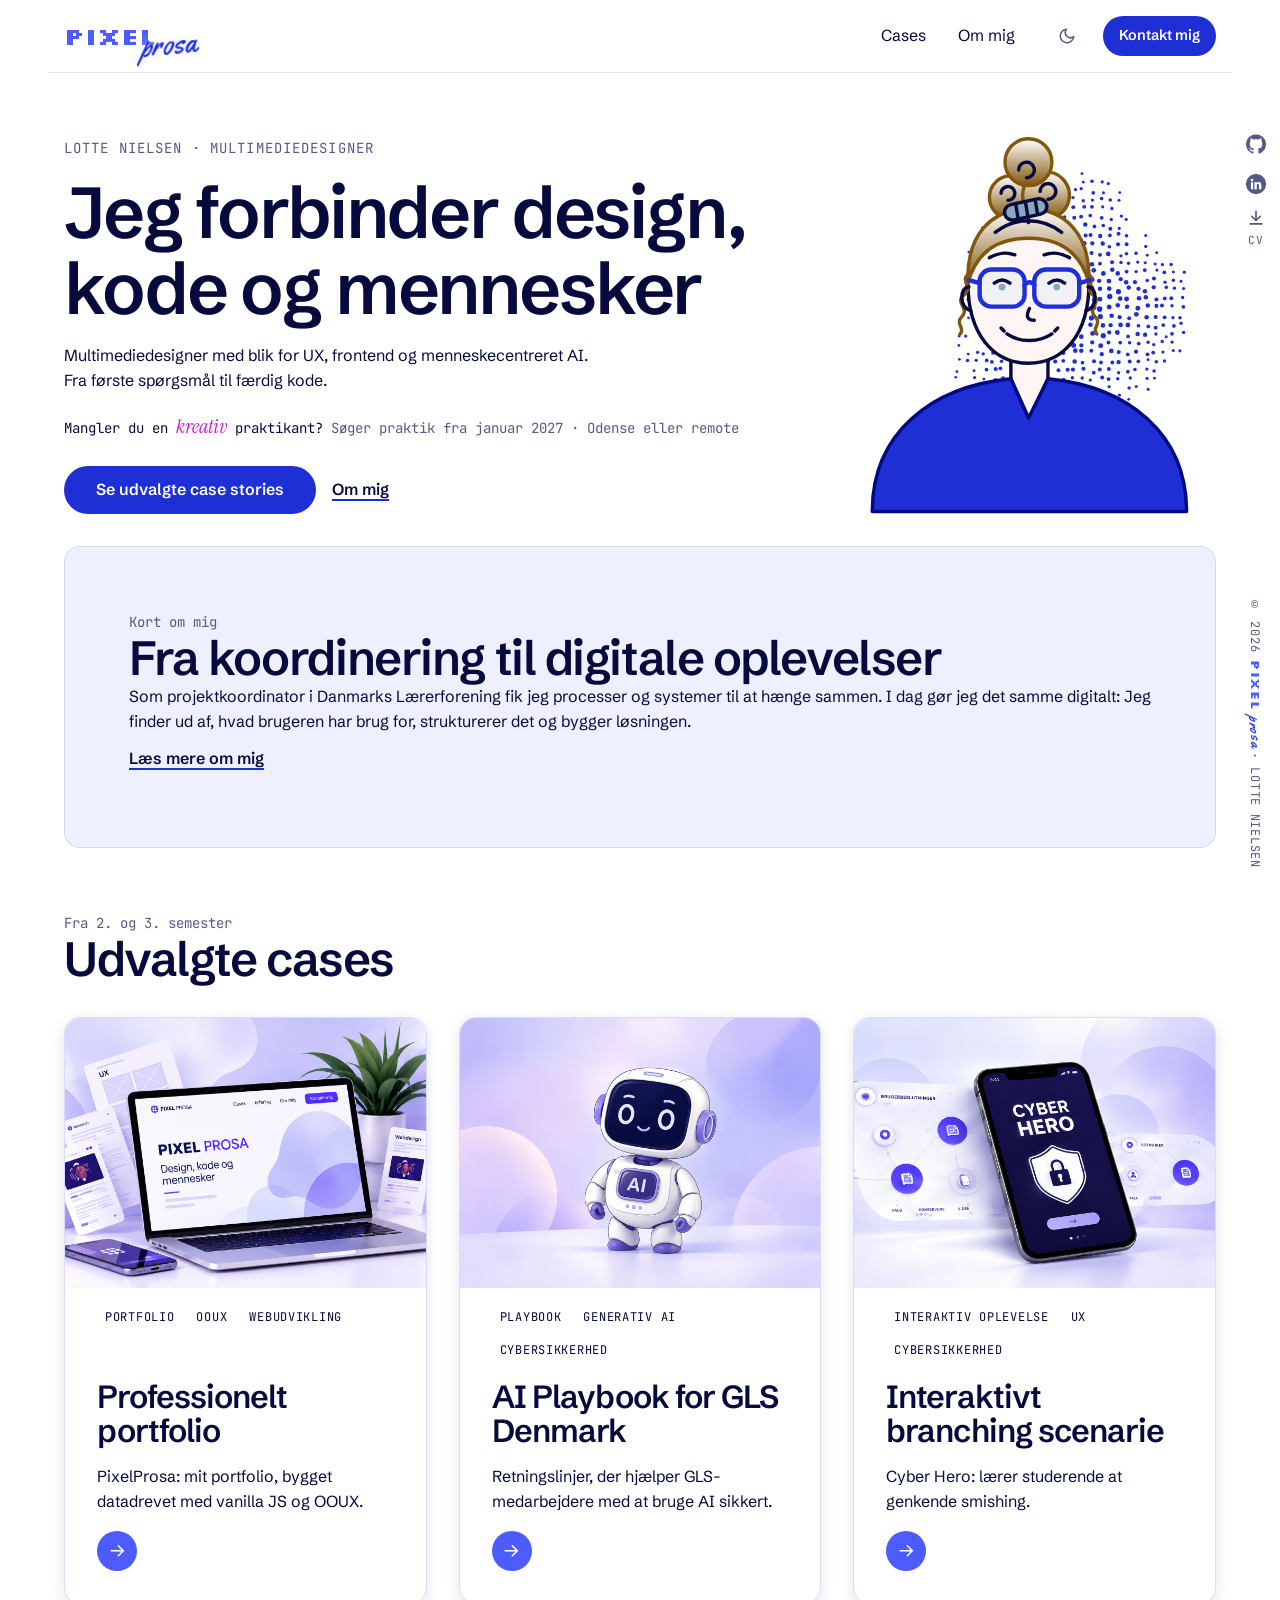
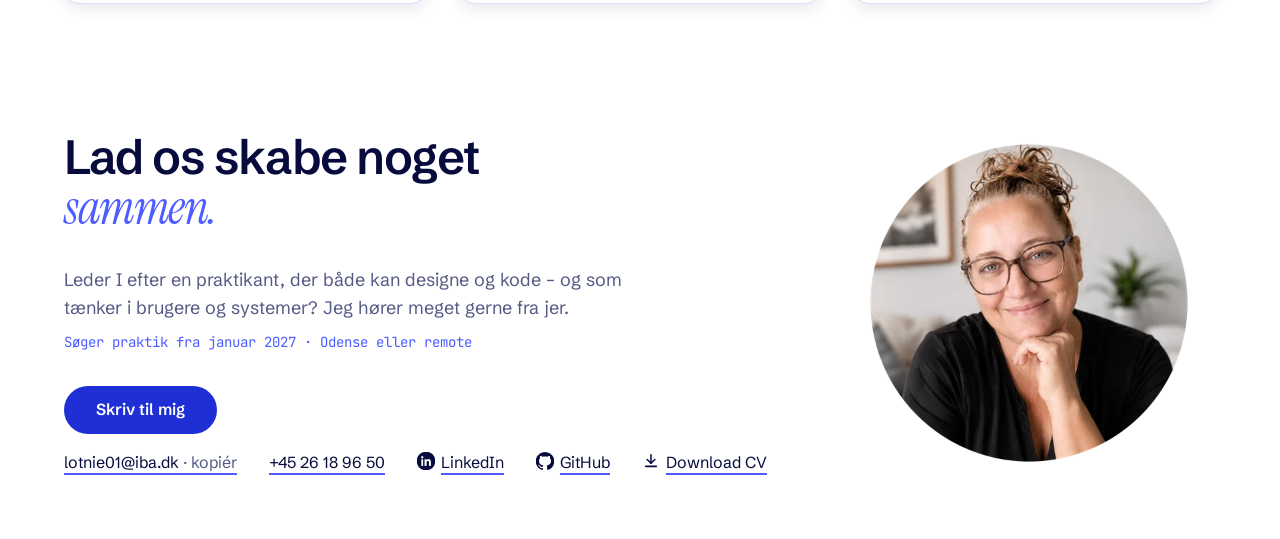
<file: index.html>
<!DOCTYPE html>
<html lang="da">

<head>
  <meta charset="UTF-8">
  <meta name="viewport" content="width=device-width, initial-scale=1.0">
  <meta name="description" content="Lotte Nielsen – multimediedesigner med fokus på UX, frontend og AI. Se mine cases og hvordan jeg arbejder.">
  <title>PixelProsa Portfolio</title>

  <!--preconnect gør at font loader hurtigere ved at åbne forbindelsen til google tidligt-->
  <link rel="preconnect" href="https://fonts.googleapis.com">
  <link rel="preconnect" href="https://fonts.gstatic.com" crossorigin>
  <link href="https://fonts.googleapis.com/css2?family=Schibsted+Grotesk:wght@400;500;600;700&family=Instrument+Serif:ital@1&family=JetBrains+Mono:wght@400;500&family=Silkscreen:wght@700&family=Yellowtail&display=swap" rel="stylesheet">
   <!-- display=swap i linket ovenover viser tekst med det samme i en standardfont-->
    <!--skifter, når font er klar. Så står siden ikke tom.-->

  <link rel="stylesheet" href="css/style.css">
</head>

<body class="home">
  <header class="site-header">
    <a class="site-brand" href="index.html">
      <span class="wordmark"><span class="wordmark__pixel">Pixel</span><span class="wordmark__prosa">Prosa</span></span>
    </a>
    <nav aria-label="Hovednavigation">
      <a href="index.html#featured">Cases</a>
      <a href="omLotte.html">Om mig</a>
    </nav>
    <div class="site-header__actions">
      <!-- Ikon-links: under menuen på mobil · i headeren på tablet · lodret "rail" i højre side på desktop -->
      <div class="site-header__social">
        <a class="icon-link" href="https://github.com/zennuba" target="_blank" rel="noopener" aria-label="GitHub (åbner i ny fane)">
          <span class="icon-link__icon icon-link__icon--github" aria-hidden="true"></span>
        </a>
        <a class="icon-link" href="https://www.linkedin.com/in/lotte-nielsen-multimediedesign/" target="_blank" rel="noopener" aria-label="LinkedIn (åbner i ny fane)">
          <span class="icon-link__icon icon-link__icon--linkedin" aria-hidden="true"></span>
        </a>
        <!-- Synlig tekst "CV", så man kan se, hvad der hentes. (PDF) læses kun af skærmlæsere -->
        <a class="icon-link icon-link--labelled" href="docs/lotte-nielsen-cv.pdf" download>
          <span class="icon-link__icon icon-link__icon--download" aria-hidden="true"></span>
          <span class="icon-link__label">CV</span><span class="visually-hidden"> (PDF)</span>
        </a>
      </div>
      <button class="theme-toggle" id="theme-toggle" type="button" aria-label="Skift til mørkt tema" aria-pressed="false">
        <span class="theme-toggle__icon theme-toggle__icon--moon"><svg viewBox="0 0 24 24" aria-hidden="true"><path d="M21 12.8A9 9 0 1 1 11.2 3a7 7 0 0 0 9.8 9.8z"/></svg></span>
        <span class="theme-toggle__icon theme-toggle__icon--sun"><svg viewBox="0 0 24 24" aria-hidden="true"><circle cx="12" cy="12" r="4"/><path d="M12 2v2M12 20v2M4.9 4.9l1.4 1.4M17.7 17.7l1.4 1.4M2 12h2M20 12h2M4.9 19.1l1.4-1.4M17.7 6.3l1.4-1.4"/></svg></span>
      </button>
      <a class="button-link button-link--small" href="index.html#kontakt">Kontakt mig</a>
    </div>
  </header>
  <main id="home">
    <p class="home-eyebrow home-hero__cta">
      Mangler du en <span class="word-rotator">kreativ</span> praktikant?
      <span class="home-hero__availability">Søger praktik fra januar 2027 · Odense eller remote</span>
    </p>
  </main>

  <script type="module" src="script.js"></script>
  <script type="module" src="js/global.js"></script>


  <footer class="site-footer">
  <p class="site-footer__copy">© 2026 <span class="wordmark"><span class="wordmark__pixel">Pixel</span><span class="wordmark__prosa">Prosa</span></span> · Lotte Nielsen</p>
</footer>

</body>

</html>
</file>
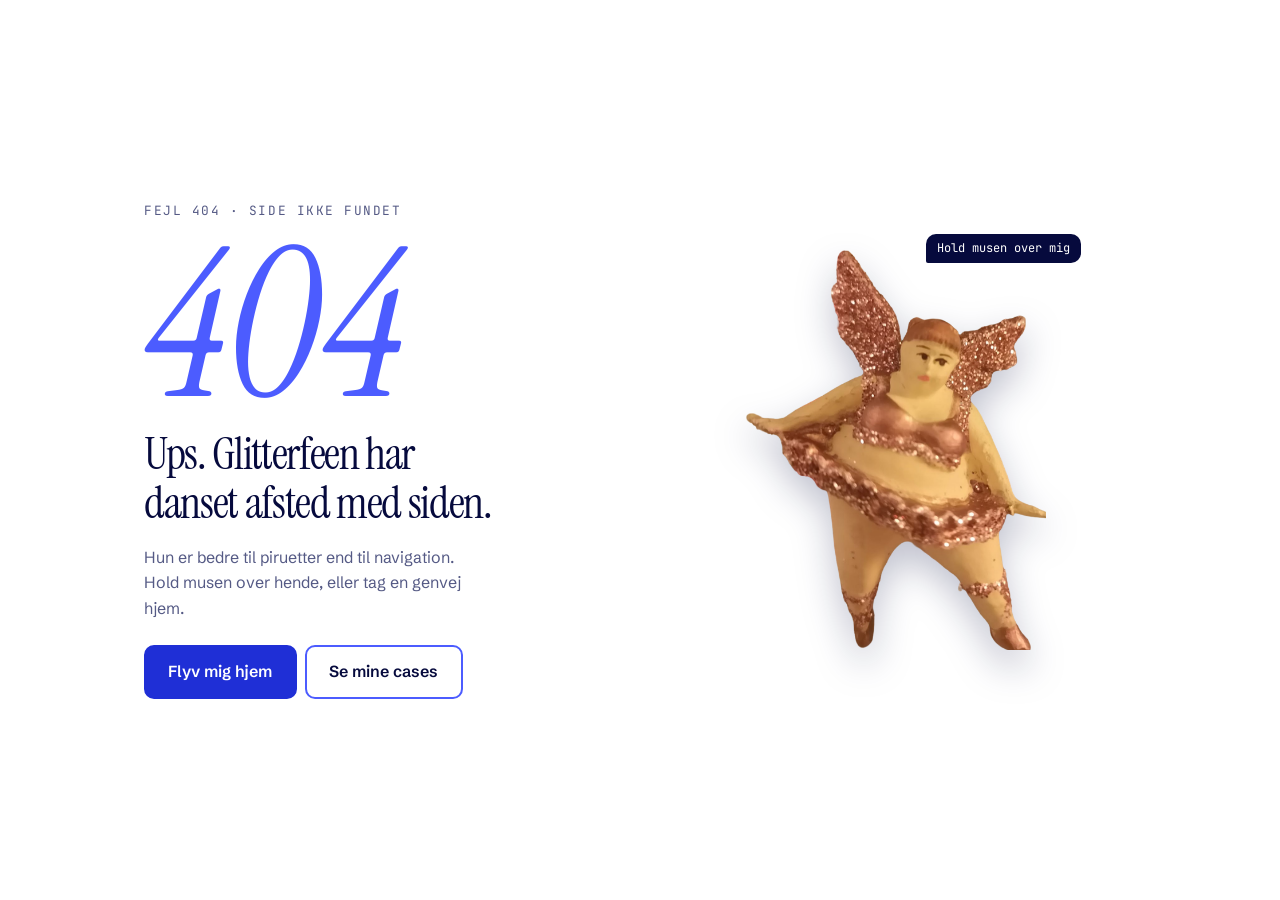
<file: 404-fe.html>
<!DOCTYPE html>
<html lang="da">
<head>
  <meta charset="UTF-8">
  <meta name="viewport" content="width=device-width, initial-scale=1.0">
  <title>404 · Pixel Prosa</title>

  <!-- Sitets skrifttyper fra Google Fonts
       (kan slettes, hvis din style.css allerede henter dem) -->
  <link rel="preconnect" href="https://fonts.googleapis.com">
  <link rel="preconnect" href="https://fonts.gstatic.com" crossorigin>
  <link rel="stylesheet" href="https://fonts.googleapis.com/css2?family=Instrument+Serif:ital@0;1&family=JetBrains+Mono&family=Schibsted+Grotesk:wght@400;600&display=swap">

  <!-- 1) Sitets egen CSS FØRST – her ligger variablerne -->
  <link rel="stylesheet" href="css/style.css">
  <!-- 2) Feens CSS bagefter – den bruger variablerne -->
  <link rel="stylesheet" href="404-fe.css">
</head>
<body>

  <main class="page">

    <!-- Venstre side: teksten -->
    <section class="text">
      <p class="label">Fejl 404 · side ikke fundet</p>
      <p class="big" aria-hidden="true">404</p>
      <h1>Ups. Glitterfeen har danset afsted med siden.</h1>
      <p class="lead">Hun er bedre til piruetter end til navigation. Hold musen over hende, eller tag en genvej hjem.</p>

      <div class="actions">
        <a class="btn" href="index.html">Flyv mig hjem</a>
        <a class="btn btn--ghost" href="index.html#cases">Se mine cases</a>
      </div>
    </section>

    <!-- Højre side: feen. Hun er et link, så hun også kan bruges med tastatur -->
    <a class="fairy" href="index.html" aria-label="Glitterfeen – flyv hjem til forsiden">
      <img src="/404-fe.png" alt="Glitterfe i rosa tutu med vinger">

      <!-- Små glimmerstjerner, der dukker op ved hover -->
      <span class="sparkle s1" aria-hidden="true">✦</span>
      <span class="sparkle s2" aria-hidden="true">✦</span>
      <span class="sparkle s3" aria-hidden="true">✦</span>
      <span class="sparkle s4" aria-hidden="true">✦</span>
      <span class="sparkle s5" aria-hidden="true">✦</span>

      <span class="hint">Hold musen over mig</span>
    </a>

  </main>


       <script src="js\toggleButton.js"></script>

</body>
</html>
</file>
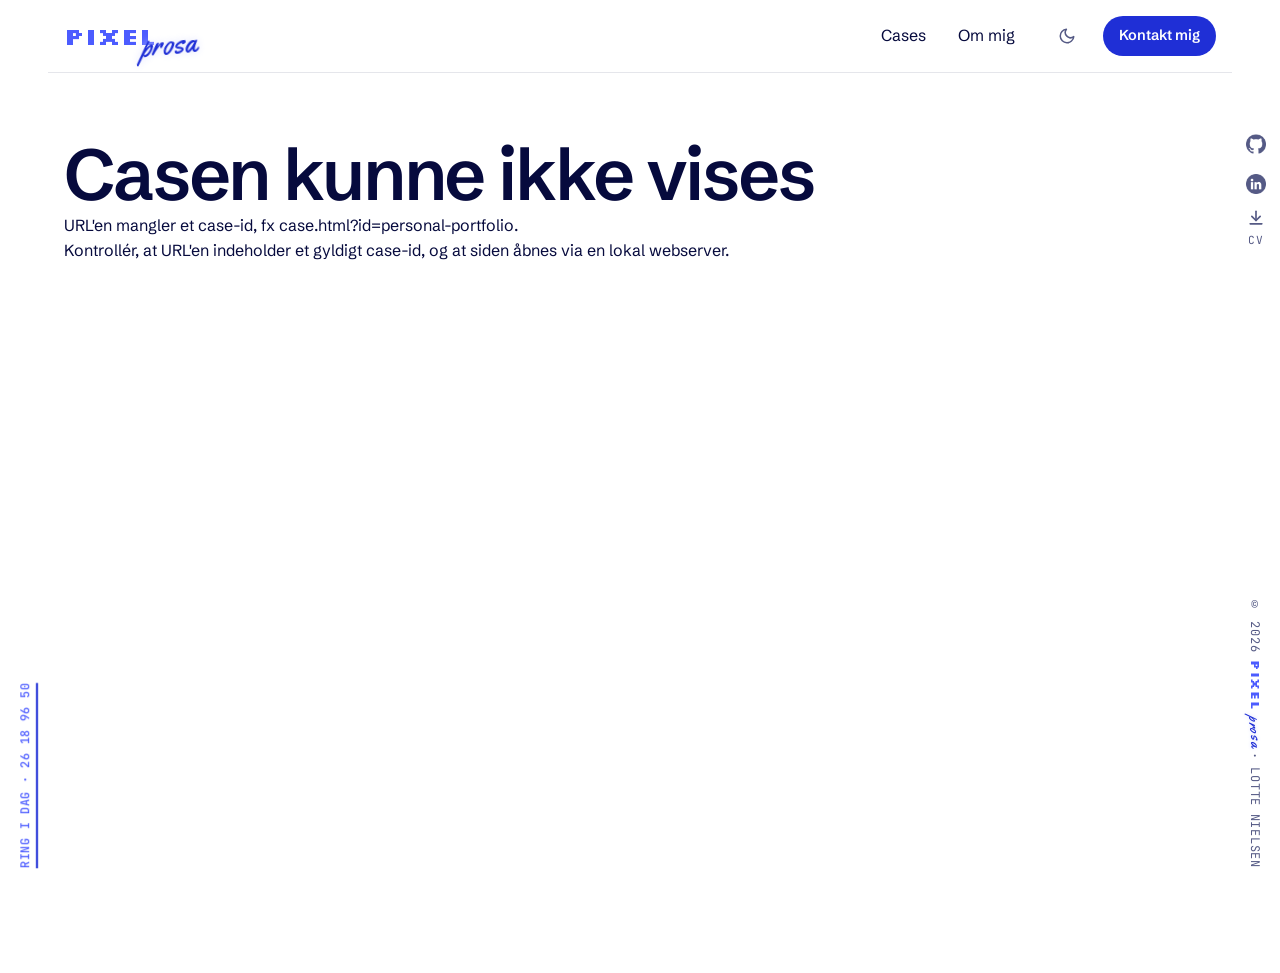
<file: case.html>
<!DOCTYPE html>
<html lang="da">

<head>
  <meta charset="UTF-8">
  <meta name="viewport" content="width=device-width, initial-scale=1.0">
  <meta name="description" content="Case fra Lotte Nielsens portfolio – fra research og design til færdig løsning.">
  <title>Case · PixelProsa Portfolio</title>

  <link rel="preconnect" href="https://fonts.googleapis.com">
  <link rel="preconnect" href="https://fonts.gstatic.com" crossorigin>
  <link
    href="https://fonts.googleapis.com/css2?family=Schibsted+Grotesk:wght@400;500;600;700&family=Instrument+Serif:ital@1&family=JetBrains+Mono:wght@400;500&family=Silkscreen:wght@700&family=Yellowtail&display=swap"
    rel="stylesheet">

  <link rel="stylesheet" href="css/style.css">
  <script type="module" src="case.js"></script>
</head>

<body>
  <header class="site-header">
    <a class="site-brand" href="index.html">
      <span class="wordmark"><span class="wordmark__pixel">Pixel</span><span class="wordmark__prosa">Prosa</span></span>
    </a>
    <nav aria-label="Hovednavigation">
      <a href="index.html#featured">Cases</a>
      <a href="omLotte.html">Om mig</a>
    </nav>
    <div class="site-header__actions">
      <!-- Ikon-links: under menuen på mobil · i headeren på tablet · lodret "rail" i højre side på desktop -->
      <div class="site-header__social">
        <a class="icon-link" href="https://github.com/zennuba" target="_blank" rel="noopener" aria-label="GitHub (åbner i ny fane)">
          <span class="icon-link__icon icon-link__icon--github" aria-hidden="true"></span>
        </a>
        <a class="icon-link" href="https://www.linkedin.com/in/lotte-nielsen-multimediedesign/" target="_blank" rel="noopener" aria-label="LinkedIn (åbner i ny fane)">
          <span class="icon-link__icon icon-link__icon--linkedin" aria-hidden="true"></span>
        </a>
        <!-- Synlig tekst "CV", så man kan se, hvad der hentes. (PDF) læses kun af skærmlæsere -->
        <a class="icon-link icon-link--labelled" href="docs/lotte-nielsen-cv.pdf" download>
          <span class="icon-link__icon icon-link__icon--download" aria-hidden="true"></span>
          <span class="icon-link__label">CV</span><span class="visually-hidden"> (PDF)</span>
        </a>
      </div>
      <button class="theme-toggle" id="theme-toggle" type="button" aria-label="Skift til mørkt tema" aria-pressed="false">
        <span class="theme-toggle__icon theme-toggle__icon--moon"><svg viewBox="0 0 24 24" aria-hidden="true"><path d="M21 12.8A9 9 0 1 1 11.2 3a7 7 0 0 0 9.8 9.8z"/></svg></span>
        <span class="theme-toggle__icon theme-toggle__icon--sun"><svg viewBox="0 0 24 24" aria-hidden="true"><circle cx="12" cy="12" r="4"/><path d="M12 2v2M12 20v2M4.9 4.9l1.4 1.4M17.7 17.7l1.4 1.4M2 12h2M20 12h2M4.9 19.1l1.4-1.4M17.7 6.3l1.4-1.4"/></svg></span>
      </button>
      <a class="button-link button-link--small" href="index.html#kontakt">Kontakt mig</a>
    </div>
  </header>

  <main id="case" class="container case-page"></main>

  <script type="module" src="js/global.js"></script>

  <footer class="site-footer">
    <p class="site-footer__cta"><a href="tel:+4526189650">Ring i dag · 26 18 96 50</a></p>
    <p class="site-footer__copy">© 2026 <span class="wordmark"><span class="wordmark__pixel">Pixel</span><span class="wordmark__prosa">Prosa</span></span> · Lotte Nielsen</p>
  </footer>


</body>

</html>
</file>
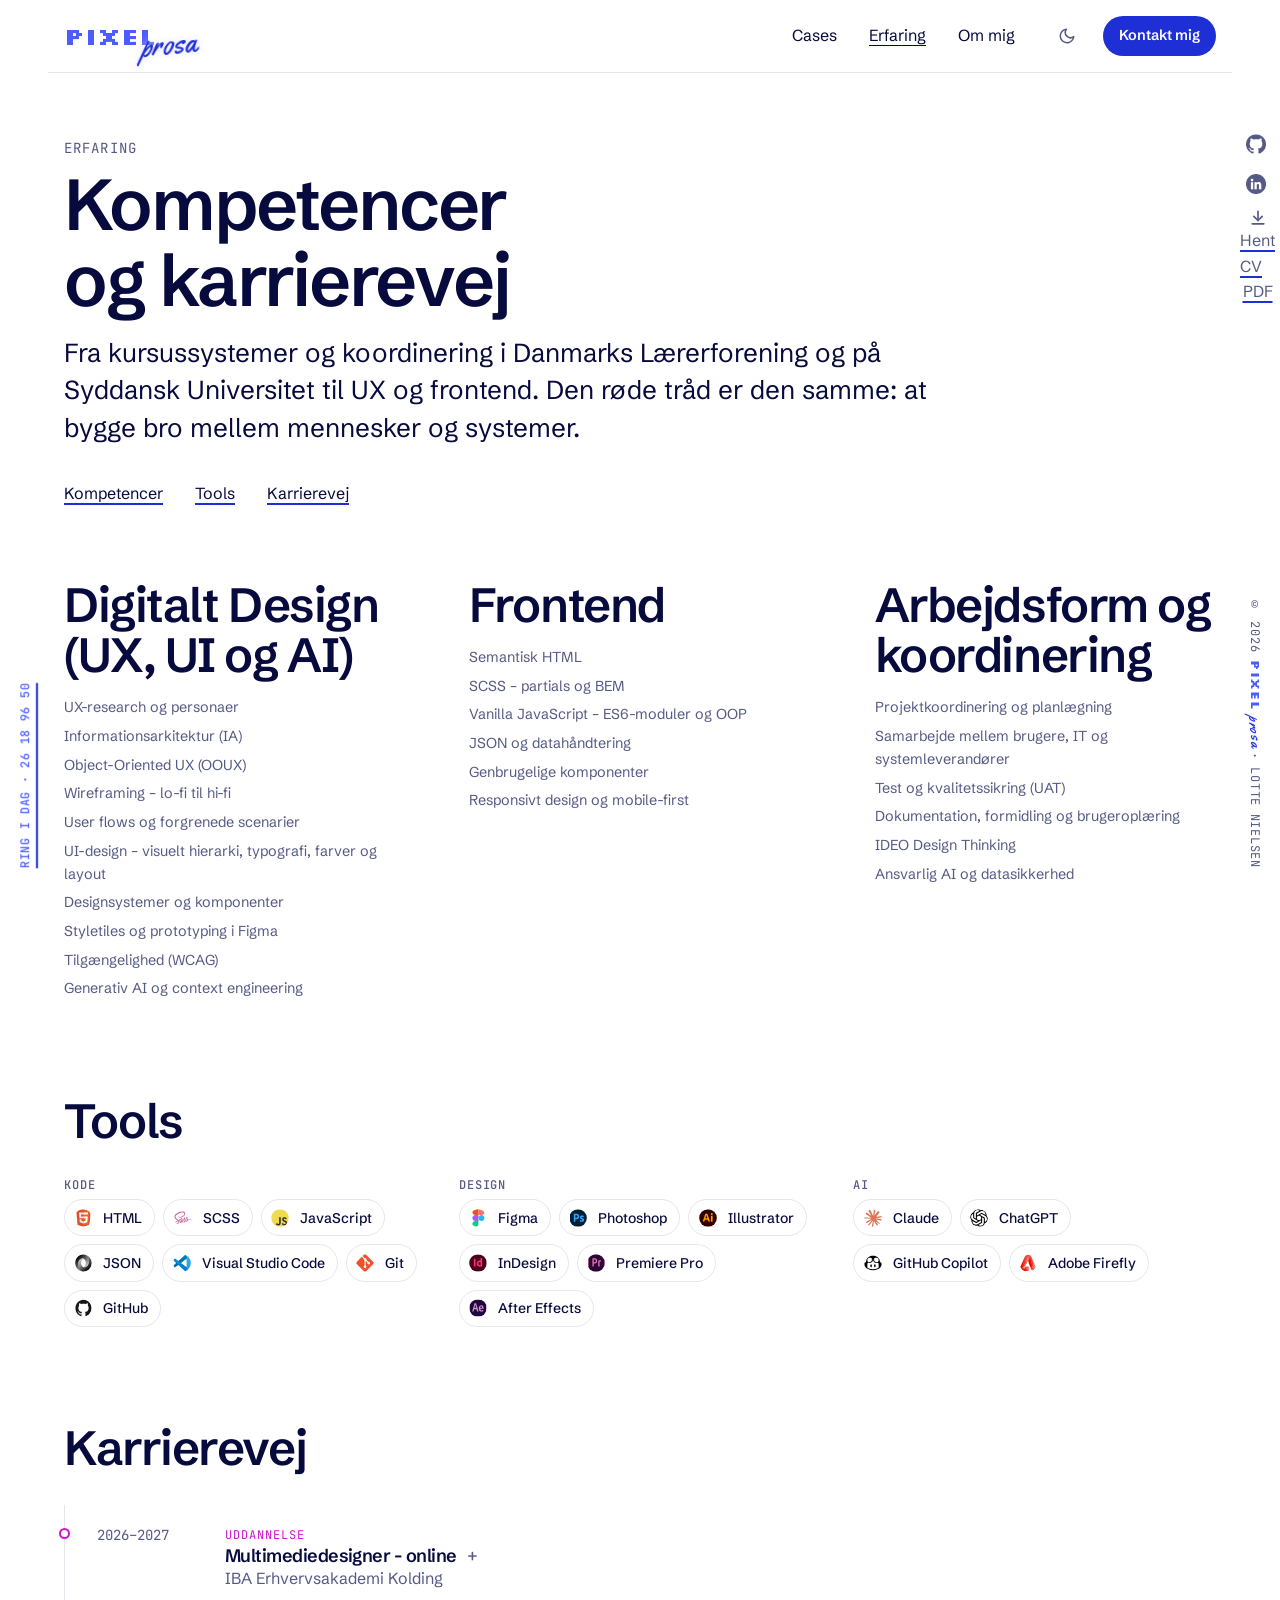
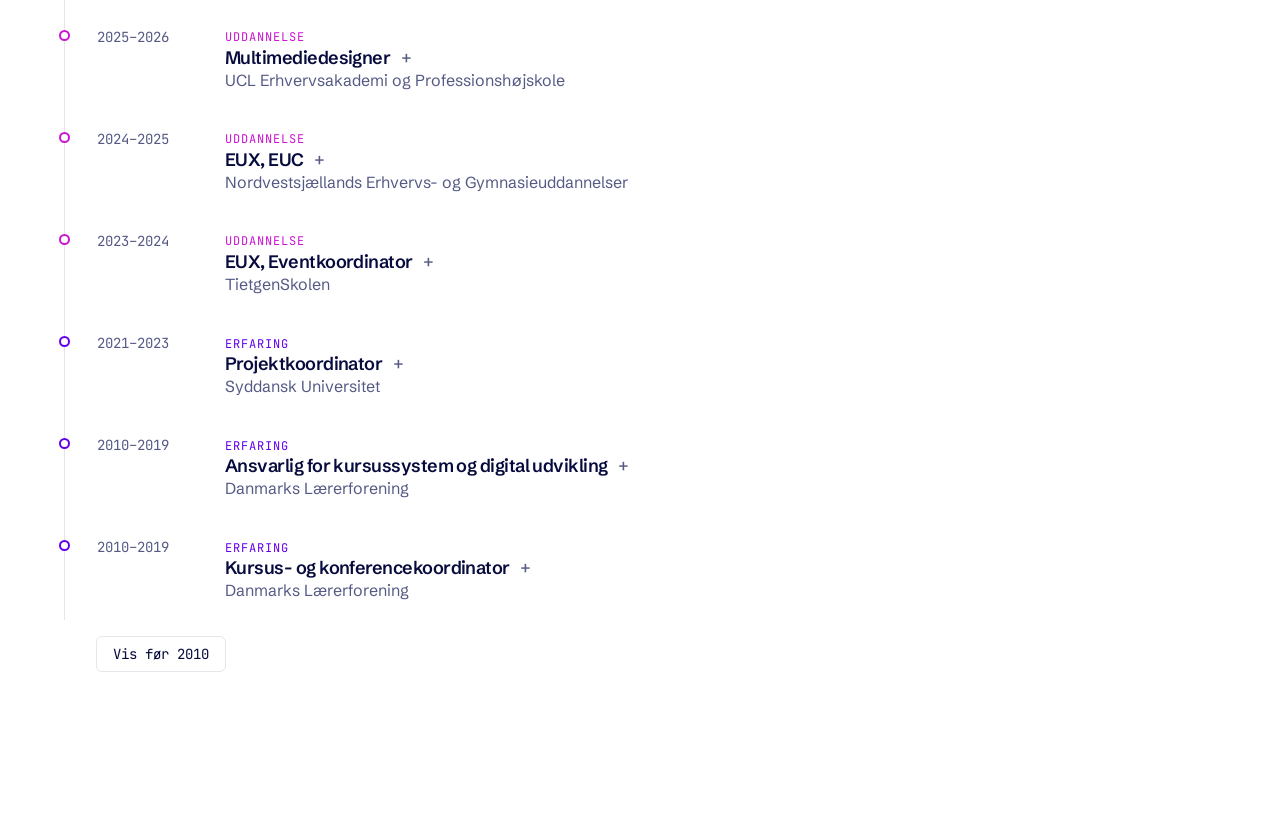
<file: eduexp.html>
<!DOCTYPE html>
<html lang="da">
<head>
  <meta charset="UTF-8">
  <meta name="viewport" content="width=device-width, initial-scale=1.0">
  <meta name="description" content="Lotte Nielsens erfaring, uddannelse og kompetencer inden for UX, design og frontend.">
  <title>Erfaring · PixelProsa Portfolio</title>

  <link rel="preconnect" href="https://fonts.googleapis.com">
  <link rel="preconnect" href="https://fonts.gstatic.com" crossorigin>
  <link href="https://fonts.googleapis.com/css2?family=Schibsted+Grotesk:wght@400;500;600;700&family=Instrument+Serif:ital@1&family=JetBrains+Mono:wght@400;500&family=Silkscreen:wght@700&family=Yellowtail&display=swap" rel="stylesheet">

  <link rel="stylesheet" href="css/style.css">
  <script type="module" src="eduexp.js"></script>
</head>

<body>
  <header class="site-header">
    <a class="site-brand" href="index.html">
      <span class="wordmark"><span class="wordmark__pixel">Pixel</span><span class="wordmark__prosa">Prosa</span></span>
    </a>
    <nav aria-label="Hovednavigation">
      <a href="index.html#featured">Cases</a>
      <a href="eduexp.html" aria-current="page">Erfaring</a>
      <a href="omLotte.html">Om mig</a>
    </nav>
    <div class="site-header__actions">
      <!-- Ikon-links: skjules på små skærme (de findes også i kontakt-sektionen) -->
      <div class="site-header__social">
        <a class="icon-link" href="https://github.com/zennuba" target="_blank" rel="noopener" aria-label="GitHub (åbner i ny fane)">
          <span class="icon-link__icon icon-link__icon--github" aria-hidden="true"></span>
        </a>
        <a class="icon-link" href="https://www.linkedin.com/in/lotte-nielsen-multimediedesign/" target="_blank" rel="noopener" aria-label="LinkedIn (åbner i ny fane)">
          <span class="icon-link__icon icon-link__icon--linkedin" aria-hidden="true"></span>
        </a>
        <a class="icon-link icon-link--text" href="docs/lotte-nielsen-cv.pdf" download>
          <span class="icon-link__icon icon-link__icon--download" aria-hidden="true"></span>
          Hent CV <span class="icon-link__meta">PDF</span>
        </a>
      </div>
      <button class="theme-toggle" id="theme-toggle" type="button" aria-label="Skift til mørkt tema" aria-pressed="false">
        <span class="theme-toggle__icon theme-toggle__icon--moon"><svg viewBox="0 0 24 24" aria-hidden="true"><path d="M21 12.8A9 9 0 1 1 11.2 3a7 7 0 0 0 9.8 9.8z"/></svg></span>
        <span class="theme-toggle__icon theme-toggle__icon--sun"><svg viewBox="0 0 24 24" aria-hidden="true"><circle cx="12" cy="12" r="4"/><path d="M12 2v2M12 20v2M4.9 4.9l1.4 1.4M17.7 17.7l1.4 1.4M2 12h2M20 12h2M4.9 19.1l1.4-1.4M17.7 6.3l1.4-1.4"/></svg></span>
      </button>
      <a class="button-link button-link--small" href="index.html#kontakt">Kontakt mig</a>
    </div>
  </header>

  <!-- Indholdet bygges af eduexp.js -->
  <main id="cv" class="container cv-page">
    <header class="page-title">
      <p class="page-title__kicker">Erfaring</p>
      <h1 class="page-title__heading">Kompetencer og karrierevej</h1>
      <p class="page-title__lead">Fra kursussystemer og koordinering i Danmarks Lærerforening og på Syddansk Universitet til UX og frontend. Den røde tråd er den samme: at bygge bro mellem mennesker og systemer.</p>
      <nav class="page-title__nav" aria-label="På denne side">
        <a href="#kompetencer">Kompetencer</a>
        <a href="#tools">Tools</a>
        <a href="#karrierevej">Karrierevej</a>
      </nav>
    </header>
  </main>

  <script type="module" src="js/global.js"></script>

  <footer class="site-footer">
    <p class="site-footer__cta"><a href="tel:+4526189650">Ring i dag · 26 18 96 50</a></p>
    <p class="site-footer__copy">© 2026 <span class="wordmark"><span class="wordmark__pixel">Pixel</span><span class="wordmark__prosa">Prosa</span></span> · Lotte Nielsen</p>
  </footer>
</body>
</html>
</file>
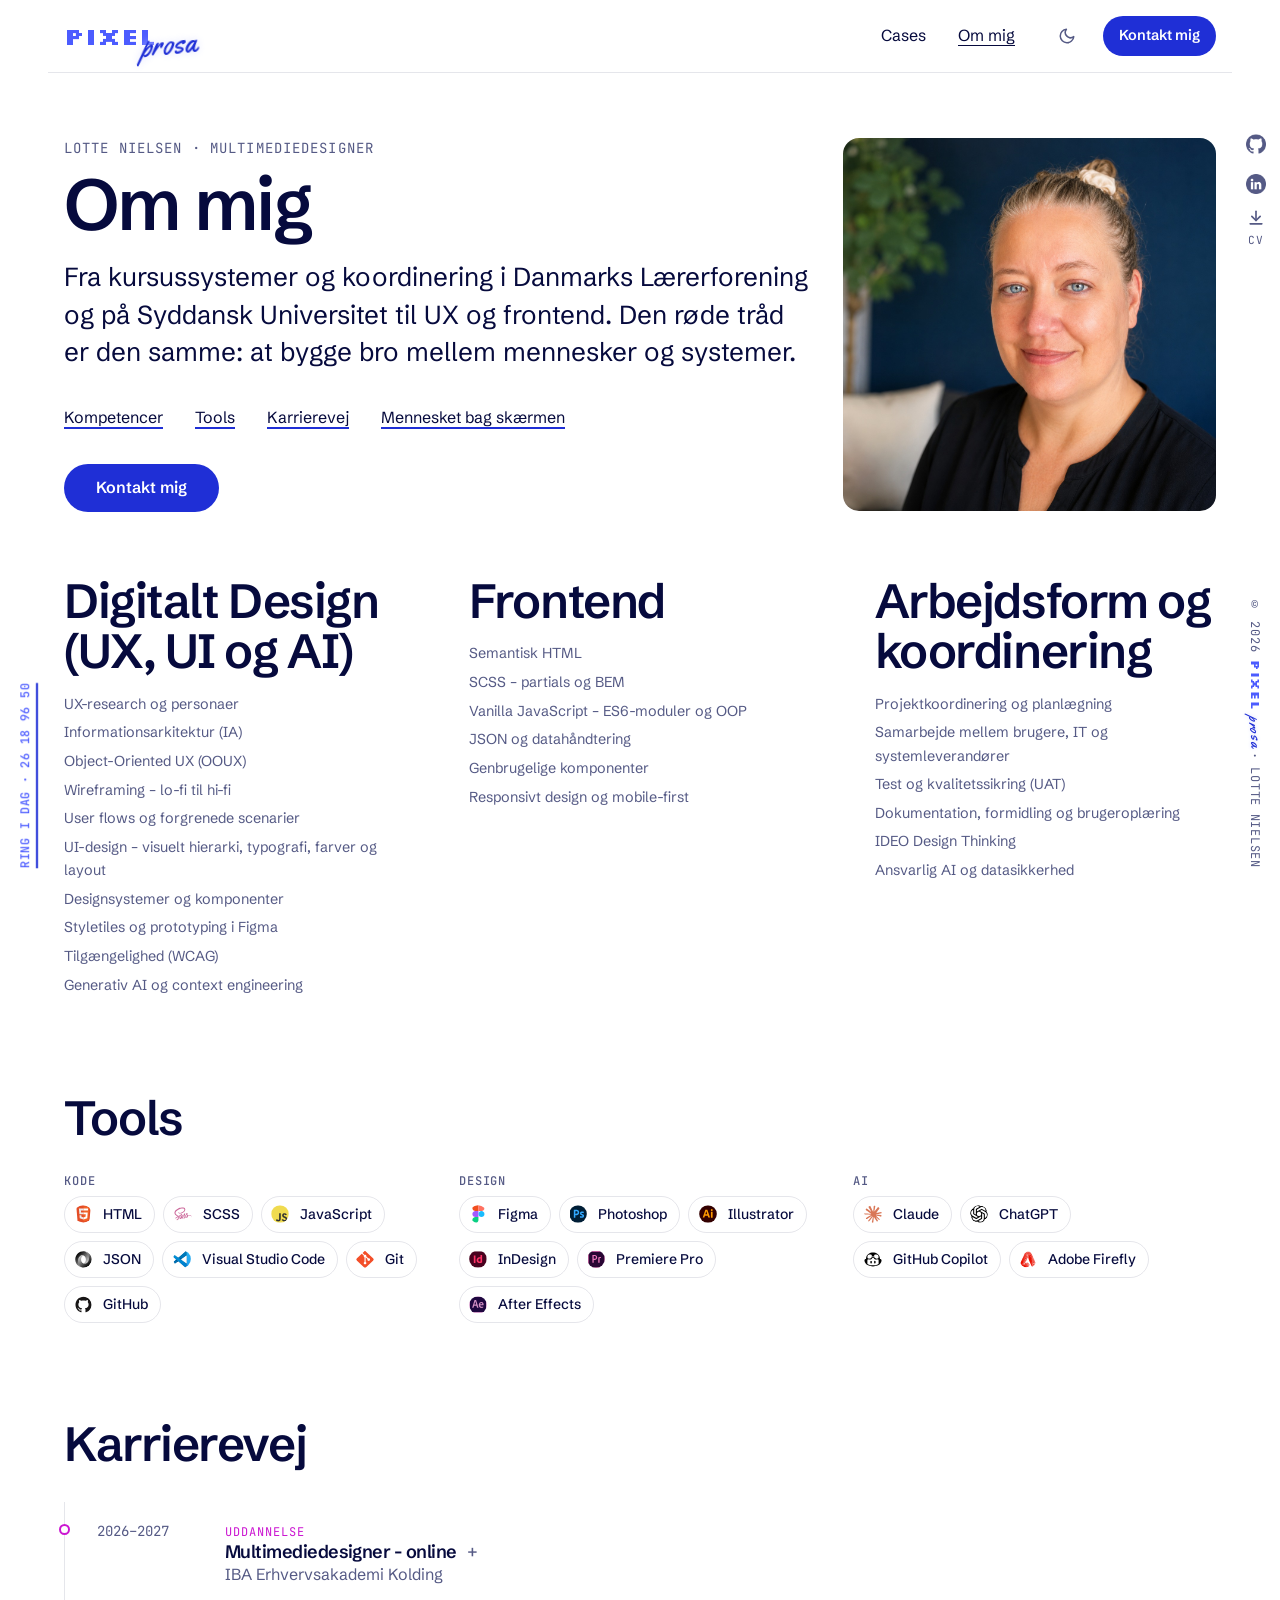
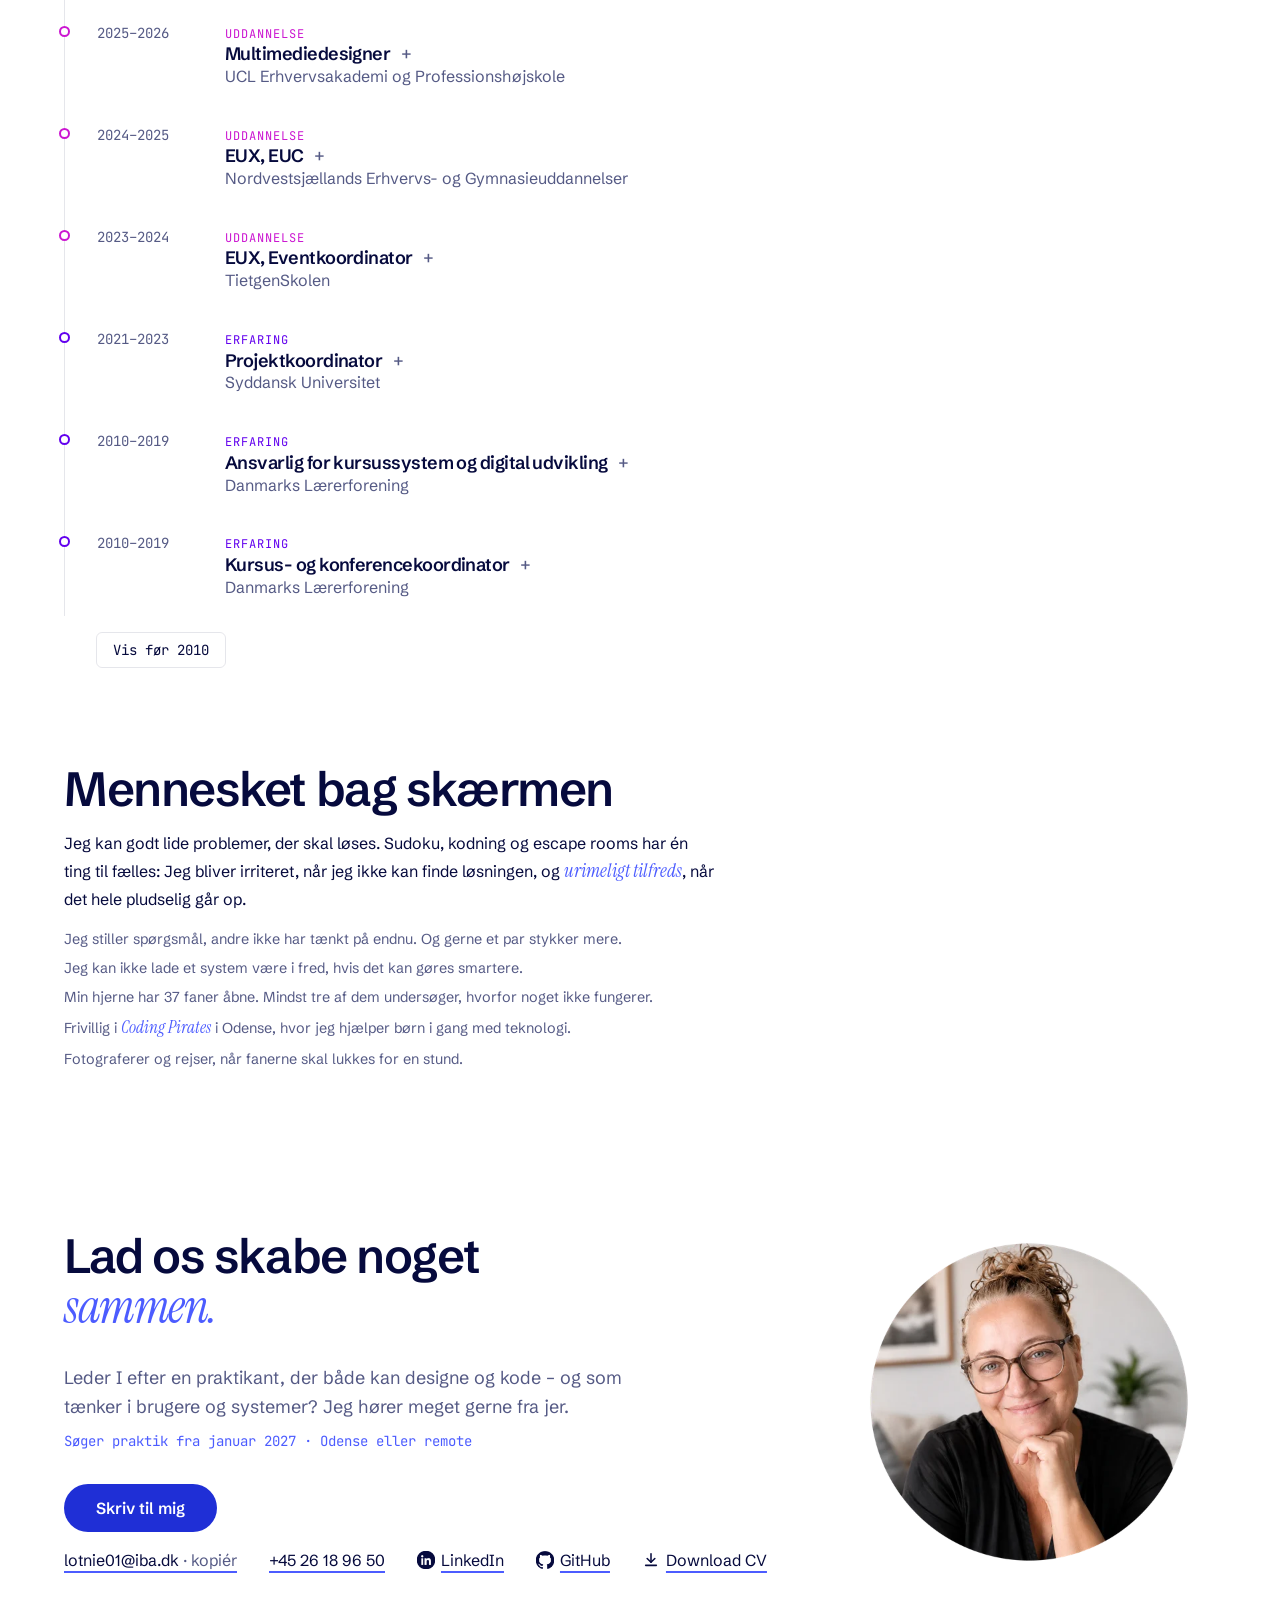
<file: omLotte.html>
<!doctype html>
<html lang="da">

<head>
  <meta charset="utf-8">
  <meta name="viewport" content="width=device-width, initial-scale=1, viewport-fit=cover">

  <meta name="description" content="Om Lotte Nielsen – multimediedesignstuderende på IBA med fokus på UX, frontend og AI.">

  <title>Om mig · PixelProsa Portfolio</title>

  <link rel="preconnect" href="https://fonts.googleapis.com">
  <link rel="preconnect" href="https://fonts.gstatic.com" crossorigin>

  <link
    href="https://fonts.googleapis.com/css2?family=Schibsted+Grotesk:wght@400;500;600;700&family=Instrument+Serif:ital@1&family=JetBrains+Mono:wght@400;500&family=Silkscreen:wght@700&family=Yellowtail&display=swap"
    rel="stylesheet">

  <link rel="stylesheet" href="css/style.css">
  <script type="module" src="omLotte.js"></script>
</head>

<body>
  <header class="site-header">
    <a class="site-brand" href="index.html">
      <span class="wordmark"><span class="wordmark__pixel">Pixel</span><span class="wordmark__prosa">Prosa</span></span>
    </a>
    <nav aria-label="Hovednavigation">
      <a href="index.html#featured">Cases</a>
      <a href="omLotte.html" aria-current="page">Om mig</a>
    </nav>
    <div class="site-header__actions">
      <!-- Ikon-links: under menuen på mobil · i headeren på tablet · lodret "rail" i højre side på desktop -->
      <div class="site-header__social">
        <a class="icon-link" href="https://github.com/zennuba" target="_blank" rel="noopener" aria-label="GitHub (åbner i ny fane)">
          <span class="icon-link__icon icon-link__icon--github" aria-hidden="true"></span>
        </a>
        <a class="icon-link" href="https://www.linkedin.com/in/lotte-nielsen-multimediedesign/" target="_blank" rel="noopener" aria-label="LinkedIn (åbner i ny fane)">
          <span class="icon-link__icon icon-link__icon--linkedin" aria-hidden="true"></span>
        </a>
        <!-- Synlig tekst "CV", så man kan se, hvad der hentes. (PDF) læses kun af skærmlæsere -->
        <a class="icon-link icon-link--labelled" href="docs/lotte-nielsen-cv.pdf" download>
          <span class="icon-link__icon icon-link__icon--download" aria-hidden="true"></span>
          <span class="icon-link__label">CV</span><span class="visually-hidden"> (PDF)</span>
        </a>
      </div>
      <button class="theme-toggle" id="theme-toggle" type="button" aria-label="Skift til mørkt tema"
        aria-pressed="false">
        <span class="theme-toggle__icon theme-toggle__icon--moon"><svg viewBox="0 0 24 24" aria-hidden="true">
            <path d="M21 12.8A9 9 0 1 1 11.2 3a7 7 0 0 0 9.8 9.8z" />
          </svg></span>
        <span class="theme-toggle__icon theme-toggle__icon--sun"><svg viewBox="0 0 24 24" aria-hidden="true">
            <circle cx="12" cy="12" r="4" />
            <path
              d="M12 2v2M12 20v2M4.9 4.9l1.4 1.4M17.7 17.7l1.4 1.4M2 12h2M20 12h2M4.9 19.1l1.4-1.4M17.7 6.3l1.4-1.4" />
          </svg></span>
      </button>
      <a class="button-link button-link--small" href="index.html#kontakt">Kontakt mig</a>
    </div>
  </header>

  <main class="container">

    <!-- Hero: samme sidetitel som de andre sider + foto -->
    <header class="om-mig__hero">
      <div class="page-title">
        <p class="page-title__kicker">Lotte Nielsen · multimediedesigner</p>
        <h1 class="page-title__heading">Om mig</h1>
        <p class="page-title__lead">Fra kursussystemer og koordinering i Danmarks Lærerforening og på Syddansk Universitet til UX og frontend. Den røde tråd er den samme: at bygge bro mellem mennesker og systemer.</p>
        <nav class="page-title__nav" aria-label="På denne side">
          <a href="#kompetencer">Kompetencer</a>
          <a href="#tools">Tools</a>
          <a href="#karrierevej">Karrierevej</a>
          <a href="#mennesket-bag-skaermen">Mennesket bag skærmen</a>
        </nav>
        <a class="button-link page-title__cta" href="#kontakt">Kontakt mig</a>
      </div>

      <figure class="om-mig__foto">
        <img src="img/OmLotte/lotte-foto.webp"
          alt="Sort-hvidt foto af Lotte med briller og håret sat op, der smiler med hagen på hånden"
          width="600" height="600">
      </figure>
    </header>

    <!-- Kompetencer, Tools og Karrierevej bygges af omLotte.js -->
    <div id="cv-indhold"></div>

    <!-- Mennesket bag skærmen -->
    <section class="om-mig__fritid" id="mennesket-bag-skaermen" aria-labelledby="fritid-titel">
      <h2 id="fritid-titel">Mennesket bag skærmen</h2>
      <p class="om-mig__fritid-intro">Jeg kan godt lide problemer, der skal løses. Sudoku, kodning og escape rooms har én ting til fælles: Jeg bliver irriteret, når jeg ikke kan finde løsningen, og <em>urimeligt tilfreds</em>, når det hele pludselig går op.</p>
      <ul class="cv-skills__list">
        <li>Jeg stiller spørgsmål, andre ikke har tænkt på endnu. Og gerne et par stykker mere.</li>
        <li>Jeg kan ikke lade et system være i fred, hvis det kan gøres smartere.</li>
        <li>Min hjerne har 37 faner åbne. Mindst tre af dem undersøger, hvorfor noget ikke fungerer.</li>
        <li>Frivillig i <em>Coding Pirates</em> i Odense, hvor jeg hjælper børn i gang med teknologi.</li>
        <li>Fotograferer og rejser, når fanerne skal lukkes for en stund.</li>
      </ul>
    </section>

    <!-- Kontakt: samme sektion som nederst på forsiden – bygges af omLotte.js -->
    <div id="kontakt-indhold"></div>

  </main>

  <script type="module" src="js/global.js"></script>

  <footer class="site-footer">
    <p class="site-footer__cta"><a href="tel:+4526189650">Ring i dag · 26 18 96 50</a></p>
    <p class="site-footer__copy">© 2026 <span class="wordmark"><span class="wordmark__pixel">Pixel</span><span
          class="wordmark__prosa">Prosa</span></span> · Lotte Nielsen</p>
  </footer>
</body>

</html>
</file>
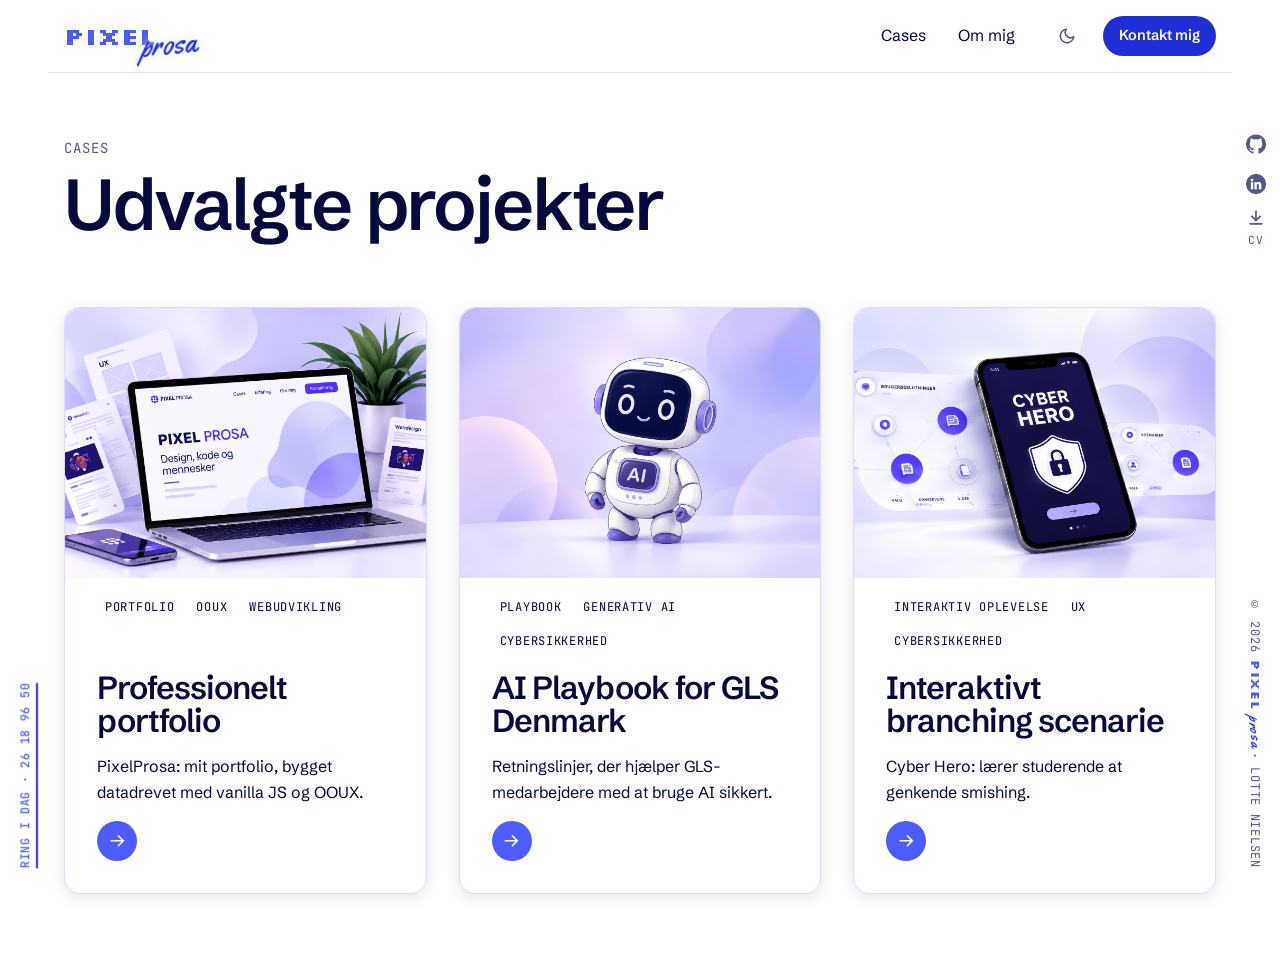
<file: projects.html>
<!DOCTYPE html>
<html lang="da">

<head>
  <meta charset="UTF-8">
  <!-- Skjult side: ligger klar til senere, men er ikke i menuen og skal ikke findes af søgemaskiner -->
  <meta name="robots" content="noindex">
  <meta name="viewport" content="width=device-width, initial-scale=1.0">
  <meta name="description" content="Projekter fra Lotte Nielsens uddannelse i multimediedesign – UX, frontend og AI.">
  <title>Cases · PixelProsa Portfolio</title>

  <link rel="preconnect" href="https://fonts.googleapis.com">
  <link rel="preconnect" href="https://fonts.gstatic.com" crossorigin>
  <link
    href="https://fonts.googleapis.com/css2?family=Schibsted+Grotesk:wght@400;500;600;700&family=Instrument+Serif:ital@1&family=JetBrains+Mono:wght@400;500&family=Silkscreen:wght@700&family=Yellowtail&display=swap"
    rel="stylesheet">

  <link rel="stylesheet" href="css/style.css">
  <script type="module" src="script.js"></script>
</head>

<body>
  <header class="site-header">
    <a class="site-brand" href="index.html">
      <span class="wordmark"><span class="wordmark__pixel">Pixel</span><span class="wordmark__prosa">Prosa</span></span>
    </a>
    <nav aria-label="Hovednavigation">
      <a href="index.html#featured">Cases</a>
      <a href="omLotte.html">Om mig</a>
    </nav>
    <div class="site-header__actions">
      <!-- Ikon-links: under menuen på mobil · i headeren på tablet · lodret "rail" i højre side på desktop -->
      <div class="site-header__social">
        <a class="icon-link" href="https://github.com/zennuba" target="_blank" rel="noopener" aria-label="GitHub (åbner i ny fane)">
          <span class="icon-link__icon icon-link__icon--github" aria-hidden="true"></span>
        </a>
        <a class="icon-link" href="https://www.linkedin.com/in/lotte-nielsen-multimediedesign/" target="_blank" rel="noopener" aria-label="LinkedIn (åbner i ny fane)">
          <span class="icon-link__icon icon-link__icon--linkedin" aria-hidden="true"></span>
        </a>
        <!-- Synlig tekst "CV", så man kan se, hvad der hentes. (PDF) læses kun af skærmlæsere -->
        <a class="icon-link icon-link--labelled" href="docs/lotte-nielsen-cv.pdf" download>
          <span class="icon-link__icon icon-link__icon--download" aria-hidden="true"></span>
          <span class="icon-link__label">CV</span><span class="visually-hidden"> (PDF)</span>
        </a>
      </div>
      <button class="theme-toggle" id="theme-toggle" type="button" aria-label="Skift til mørkt tema" aria-pressed="false">
        <span class="theme-toggle__icon theme-toggle__icon--moon"><svg viewBox="0 0 24 24" aria-hidden="true"><path d="M21 12.8A9 9 0 1 1 11.2 3a7 7 0 0 0 9.8 9.8z"/></svg></span>
        <span class="theme-toggle__icon theme-toggle__icon--sun"><svg viewBox="0 0 24 24" aria-hidden="true"><circle cx="12" cy="12" r="4"/><path d="M12 2v2M12 20v2M4.9 4.9l1.4 1.4M17.7 17.7l1.4 1.4M2 12h2M20 12h2M4.9 19.1l1.4-1.4M17.7 6.3l1.4-1.4"/></svg></span>
      </button>
      <a class="button-link button-link--small" href="index.html#kontakt">Kontakt mig</a>
    </div>
  </header>

  <main id="portfolio" class="container"></main>
  <script type="module" src="js/global.js"></script>

  <footer class="site-footer">
    <p class="site-footer__cta"><a href="tel:+4526189650">Ring i dag · 26 18 96 50</a></p>
    <p class="site-footer__copy">© 2026 <span class="wordmark"><span class="wordmark__pixel">Pixel</span><span class="wordmark__prosa">Prosa</span></span> · Lotte Nielsen</p>
  </footer>



</body>

</html>
</file>
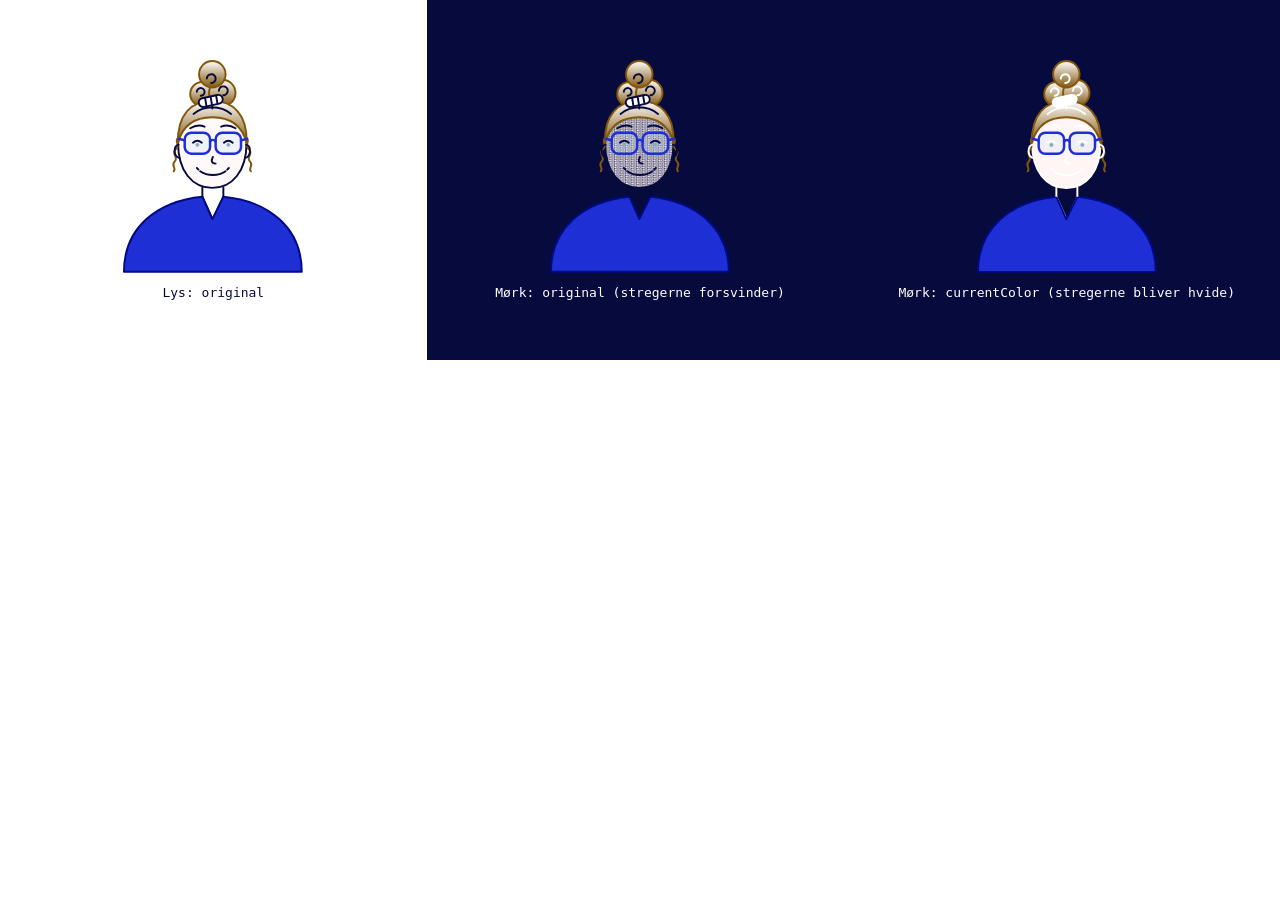
<file: img/illustrationer/avatar-farve-preview.html>
<!doctype html><html lang="da"><head><meta charset="utf-8"><title>Farvet avatar i lys og mørk</title>
<style>body{margin:0;display:flex;flex-wrap:wrap;font-family:system-ui,sans-serif}
.box{flex:1 1 260px;min-height:320px;display:flex;flex-direction:column;align-items:center;justify-content:center;gap:12px;padding:20px}
.box img,.box svg{width:180px}
.light{background:#fff;color:#060A3D} .dark{background:#060A3D;color:#fff} code{font-size:13px}</style></head><body>
<div class="box light"><img src="[data-uri]" alt=""><code>Lys: original</code></div>
<div class="box dark"><img src="[data-uri]" alt=""><code>Mørk: original (stregerne forsvinder)</code></div>
<div class="box dark"><svg viewBox="0 0 326 386" fill="none" xmlns="http://www.w3.org/2000/svg">
<path d="M143.75 247.75L162.75 289.75M162.75 289.75L181.75 247.75M162.75 289.75V339.75" stroke="currentColor" stroke-width="3.5" stroke-linecap="round" stroke-linejoin="round"/>
<path d="M1.75 383.75C1.75 303.75 61.75 255.75 143.75 247.75L161.75 288.25L181.75 247.75C263.75 255.75 323.75 303.75 323.75 383.75H1.75Z" fill="#1F2FD6" stroke="#000A83" stroke-width="3.5" stroke-linecap="round" stroke-linejoin="round"/>
<path d="M143.75 229.75V247.75M181.75 229.75V247.75" stroke="currentColor" stroke-width="3.5" stroke-linejoin="round"/>
<path d="M143.75 83.75C155.9 83.75 165.75 73.9003 165.75 61.75C165.75 49.5997 155.9 39.75 143.75 39.75C131.6 39.75 121.75 49.5997 121.75 61.75C121.75 73.9003 131.6 83.75 143.75 83.75Z" fill="url(#paint0_linear_1_1079)" stroke="#82570D" stroke-width="3.5" stroke-linecap="round" stroke-linejoin="round"/>
<path d="M179.75 83.75C193.005 83.75 203.75 73.0048 203.75 59.75C203.75 46.4952 193.005 35.75 179.75 35.75C166.495 35.75 155.75 46.4952 155.75 59.75C155.75 73.0048 166.495 83.75 179.75 83.75Z" fill="url(#paint1_linear_1_1079)" stroke="#82570D" stroke-width="3.5" stroke-linecap="round" stroke-linejoin="round"/>
<path d="M161.75 49.75C175.005 49.75 185.75 39.0048 185.75 25.75C185.75 12.4952 175.005 1.75 161.75 1.75C148.495 1.75 137.75 12.4952 137.75 25.75C137.75 39.0048 148.495 49.75 161.75 49.75Z" fill="url(#paint2_linear_1_1079)" stroke="#82570D" stroke-width="3.5" stroke-linecap="round" stroke-linejoin="round"/>
<path d="M133.75 57.75C133.75 56.3655 134.161 55.0122 134.93 53.861C135.699 52.7099 136.792 51.8127 138.071 51.2828C139.35 50.753 140.758 50.6144 142.116 50.8845C143.473 51.1546 144.721 51.8213 145.7 52.8003C146.679 53.7792 147.345 55.0265 147.615 56.3844C147.886 57.7422 147.747 59.1497 147.217 60.4288C146.687 61.7079 145.79 62.8011 144.639 63.5703C143.488 64.3395 142.134 64.75 140.75 64.75M151.75 33.75C151.75 32.1678 152.219 30.621 153.098 29.3054C153.977 27.9899 155.227 26.9645 156.689 26.359C158.15 25.7535 159.759 25.595 161.311 25.9037C162.863 26.2124 164.288 26.9743 165.407 28.0932C166.526 29.212 167.288 30.6374 167.596 32.1893C167.905 33.7411 167.747 35.3497 167.141 36.8115C166.536 38.2733 165.51 39.5227 164.195 40.4018C162.879 41.2808 161.332 41.75 159.75 41.75M173.75 55.75C173.75 54.1678 174.219 52.621 175.098 51.3054C175.977 49.9898 177.227 48.9645 178.689 48.359C180.15 47.7535 181.759 47.595 183.311 47.9037C184.863 48.2124 186.288 48.9743 187.407 50.0932C188.526 51.212 189.288 52.6374 189.596 54.1893C189.905 55.7411 189.747 57.3497 189.141 58.8115C188.536 60.2733 187.51 61.5227 186.195 62.4018C184.879 63.2808 183.332 63.75 181.75 63.75" stroke="currentColor" stroke-width="3.5" stroke-linecap="round" stroke-linejoin="round"/>
<path d="M99.75 149.75C99.75 101.75 125.75 77.75 161.75 77.75C197.75 77.75 223.75 101.75 223.75 149.75C223.75 201.75 197.75 231.75 161.75 231.75C125.75 231.75 99.75 201.75 99.75 149.75Z" fill="#FFF5F5" stroke="currentColor" stroke-width="3.5" stroke-linecap="round" stroke-linejoin="round"/>
<path d="M99.75 149.75C97.75 99.75 123.75 73.75 161.75 73.75C199.75 73.75 225.75 99.75 223.75 149.75C215.75 119.75 195.75 103.75 161.75 103.75C127.75 103.75 107.75 119.75 99.75 149.75Z" fill="url(#paint9_linear_1_1079)" stroke="#82570D" stroke-width="3.5" stroke-linecap="round" stroke-linejoin="round"/>
<path d="M127.75 97.75C137.75 89.75 149.75 85.75 161.75 85.75C173.75 85.75 185.75 89.75 195.75 97.75M161.75 75.75V87.75" stroke="currentColor" stroke-width="3.5" stroke-linecap="round" stroke-linejoin="round"/>
<path d="M101.75 139.75C89.75 145.75 105.75 153.75 95.75 161.75C85.75 169.75 101.75 175.75 93.75 183.75C85.75 191.75 97.75 195.75 91.75 201.75M221.75 139.75C233.75 145.75 217.75 153.75 227.75 161.75C237.75 169.75 221.75 175.75 229.75 183.75C237.75 191.75 225.75 195.75 231.75 201.75" stroke="#82570D" stroke-width="3.5" stroke-linecap="round" stroke-linejoin="round"/>
<path d="M100.75 153.75C90.75 153.75 90.75 175.75 102.75 177.75M222.75 153.75C232.75 153.75 232.75 175.75 220.75 177.75" stroke="currentColor" stroke-width="3.5" stroke-linecap="round" stroke-linejoin="round"/>
<path d="M121.75 123.75C129.75 118.75 139.75 117.75 147.75 120.75M177.75 120.75C185.75 117.75 195.75 118.75 203.75 123.75" stroke="currentColor" stroke-width="3.5" stroke-linecap="round" stroke-linejoin="round"/>
<path d="M145.75 131.75H123.75C117.123 131.75 111.75 137.123 111.75 143.75V157.75C111.75 164.377 117.123 169.75 123.75 169.75H145.75C152.377 169.75 157.75 164.377 157.75 157.75V143.75C157.75 137.123 152.377 131.75 145.75 131.75Z" fill="#C1E0F4" fill-opacity="0.25" stroke="#1F2FD6" stroke-width="4.5" stroke-linecap="round" stroke-linejoin="round"/>
<path d="M201.75 131.75H179.75C173.123 131.75 167.75 137.123 167.75 143.75V157.75C167.75 164.377 173.123 169.75 179.75 169.75H201.75C208.377 169.75 213.75 164.377 213.75 157.75V143.75C213.75 137.123 208.377 131.75 201.75 131.75Z" fill="#C1E0F4" fill-opacity="0.25" stroke="#1F2FD6" stroke-width="4.5" stroke-linecap="round" stroke-linejoin="round"/>
<path d="M157.75 147.75C160.75 143.75 164.75 143.75 167.75 147.75M111.75 145.75L100.75 142.75M213.75 145.75L224.75 142.75" stroke="#1F2FD6" stroke-width="4.5" stroke-linecap="round" stroke-linejoin="round"/>
<path d="M126.75 149.75C131.75 145.75 137.75 145.75 142.75 149.75M182.75 149.75C187.75 145.75 193.75 145.75 198.75 149.75" stroke="currentColor" stroke-width="3.5" stroke-linecap="round" stroke-linejoin="round"/>
<path d="M134.75 157.25C136.683 157.25 138.25 155.683 138.25 153.75C138.25 151.817 136.683 150.25 134.75 150.25C132.817 150.25 131.25 151.817 131.25 153.75C131.25 155.683 132.817 157.25 134.75 157.25Z" fill="#86A9C1"/>
<path d="M190.75 157.25C192.683 157.25 194.25 155.683 194.25 153.75C194.25 151.817 192.683 150.25 190.75 150.25C188.817 150.25 187.25 151.817 187.25 153.75C187.25 155.683 188.817 157.25 190.75 157.25Z" fill="#86A9C1"/>
<path d="M162.75 175.75C158.75 183.75 160.75 187.75 167.75 187.75M139.75 201.75C152.75 210.75 172.75 210.75 185.75 201.75M136.75 198.75L133.75 195.75M188.75 198.75L191.75 195.75" stroke="currentColor" stroke-width="3.5" stroke-linecap="round" stroke-linejoin="round"/>
<path d="M170.963 63.4131L143.575 69.2347C139.253 70.1533 136.495 74.4014 137.413 78.7231C138.332 83.0449 142.58 85.8036 146.902 84.885L174.29 79.0635C178.612 78.1449 181.37 73.8967 180.452 69.575C179.533 65.2533 175.285 62.4945 170.963 63.4131Z" fill="white" stroke="currentColor" stroke-width="3.5" stroke-linecap="round" stroke-linejoin="round"/>
<path d="M148.933 70.1494L150.933 82.1494M158.933 68.1494L160.933 80.1494M168.933 66.1494L170.933 78.1494" stroke="currentColor" stroke-width="3.5" stroke-linecap="round" stroke-linejoin="round"/>
<defs>
<linearGradient id="paint0_linear_1_1079" x1="143.75" y1="39.75" x2="143.75" y2="83.75" gradientUnits="userSpaceOnUse">
<stop stop-color="white"/>
<stop offset="1" stop-color="#82570D"/>
</linearGradient>
<linearGradient id="paint1_linear_1_1079" x1="179.75" y1="35.75" x2="179.75" y2="83.75" gradientUnits="userSpaceOnUse">
<stop stop-color="white"/>
<stop offset="1" stop-color="#82570D"/>
</linearGradient>
<linearGradient id="paint2_linear_1_1079" x1="161.75" y1="1.75" x2="161.75" y2="49.75" gradientUnits="userSpaceOnUse">
<stop stop-color="white"/>
<stop offset="1" stop-color="#82570D"/>
</linearGradient>
<linearGradient id="paint9_linear_1_1079" x1="161.75" y1="73.75" x2="161.75" y2="149.75" gradientUnits="userSpaceOnUse">
<stop stop-color="white"/>
<stop offset="1" stop-color="#82570D"/>
</linearGradient>
</defs>
</svg>
<code>Mørk: currentColor (stregerne bliver hvide)</code></div>
</body></html>
</file>
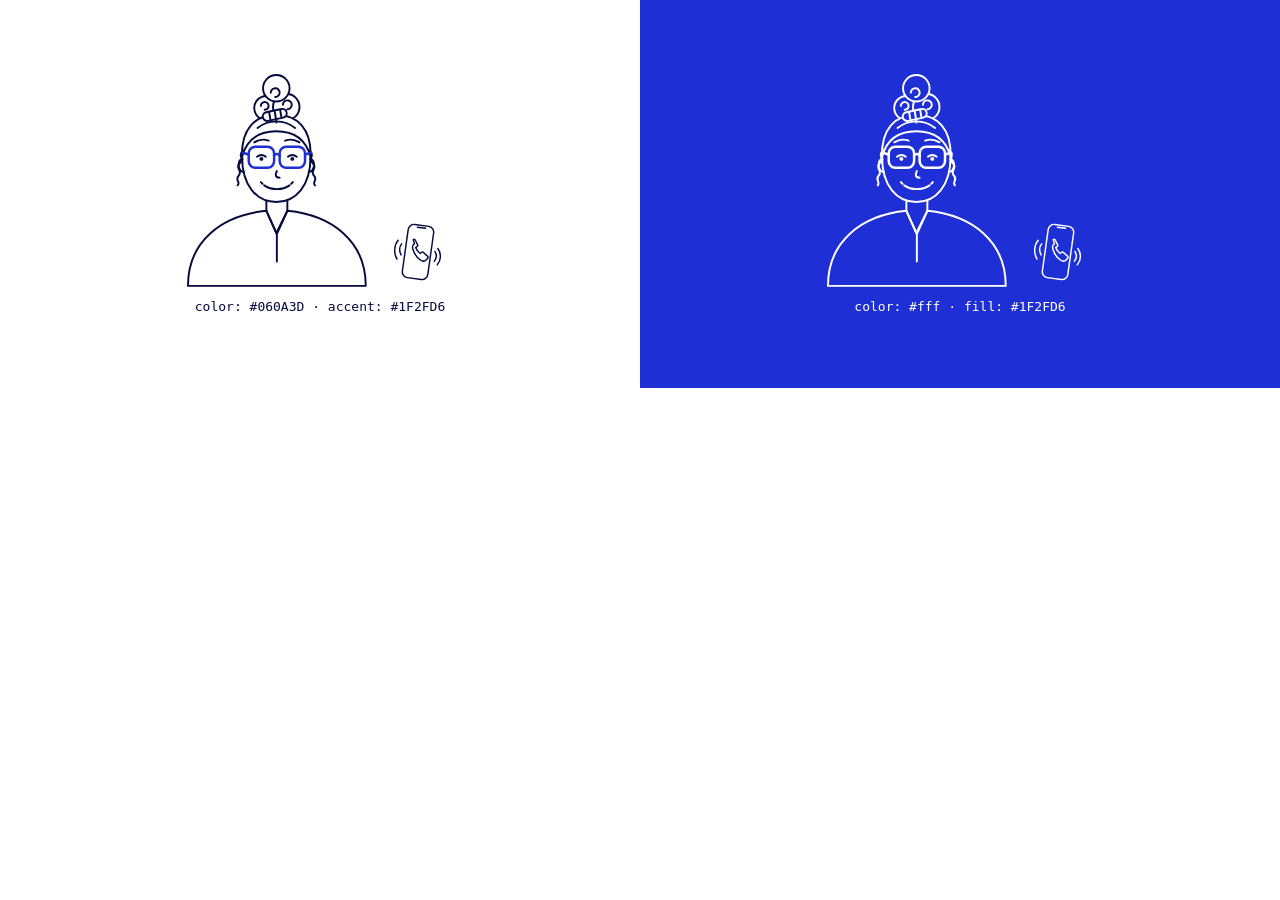
<file: img/illustrationer/avatar-preview.html>
<!doctype html><html lang="da"><head><meta charset="utf-8"><title>Avatar i to farver</title>
<style>
body{margin:0;display:flex;flex-wrap:wrap;font-family:system-ui,sans-serif}
.box{flex:1 1 300px;min-height:340px;display:flex;flex-direction:column;align-items:center;justify-content:center;gap:12px;padding:24px}
.row{display:flex;align-items:flex-end;gap:16px}
.row svg:first-child{width:180px}
.row svg:last-child{width:70px}
.box--light{background:#fff;color:#060A3D;--avatar-fill:#fff;--avatar-accent:#1F2FD6}
.box--dark{background:#1F2FD6;color:#fff;--avatar-fill:#1F2FD6;--avatar-accent:#fff}
code{font-size:13px}
</style></head><body>
<div class="box box--light"><div class="row"><svg viewBox="0 0 326 384" fill="none" xmlns="http://www.w3.org/2000/svg">
<path d="M1.75 383.75C1.75 303.75 61.75 255.75 143.75 247.75L161.75 288.25L181.75 247.75C263.75 255.75 323.75 303.75 323.75 383.75H1.75Z" fill="var(--avatar-fill, #fff)" stroke="currentColor" stroke-width="3.5" stroke-linecap="round" stroke-linejoin="round"/>
<path d="M143.75 225.75V247.75M181.75 225.75V247.75" stroke="currentColor" stroke-width="3.5" stroke-linecap="round" stroke-linejoin="round"/>
<path d="M143.75 247.75L162.75 289.75M162.75 289.75L181.75 247.75M162.75 289.75V339.75" stroke="currentColor" stroke-width="3.5" stroke-linecap="round" stroke-linejoin="round"/>
<path d="M143.75 83.75C155.9 83.75 165.75 73.9003 165.75 61.75C165.75 49.5997 155.9 39.75 143.75 39.75C131.6 39.75 121.75 49.5997 121.75 61.75C121.75 73.9003 131.6 83.75 143.75 83.75Z" fill="var(--avatar-fill, #fff)" stroke="currentColor" stroke-width="3.5" stroke-linecap="round" stroke-linejoin="round"/>
<path d="M179.75 83.75C193.005 83.75 203.75 73.0048 203.75 59.75C203.75 46.4952 193.005 35.75 179.75 35.75C166.495 35.75 155.75 46.4952 155.75 59.75C155.75 73.0048 166.495 83.75 179.75 83.75Z" fill="var(--avatar-fill, #fff)" stroke="currentColor" stroke-width="3.5" stroke-linecap="round" stroke-linejoin="round"/>
<path d="M161.75 49.75C175.005 49.75 185.75 39.0048 185.75 25.75C185.75 12.4952 175.005 1.75 161.75 1.75C148.495 1.75 137.75 12.4952 137.75 25.75C137.75 39.0048 148.495 49.75 161.75 49.75Z" fill="var(--avatar-fill, #fff)" stroke="currentColor" stroke-width="3.5" stroke-linecap="round" stroke-linejoin="round"/>
<path d="M133.75 57.75C133.75 56.3655 134.161 55.0122 134.93 53.861C135.699 52.7099 136.792 51.8127 138.071 51.2828C139.35 50.753 140.758 50.6144 142.116 50.8845C143.473 51.1546 144.721 51.8213 145.7 52.8003C146.679 53.7792 147.345 55.0265 147.615 56.3844C147.886 57.7422 147.747 59.1497 147.217 60.4288C146.687 61.7079 145.79 62.8011 144.639 63.5703C143.488 64.3395 142.134 64.75 140.75 64.75M151.75 33.75C151.75 32.1678 152.219 30.621 153.098 29.3054C153.977 27.9899 155.227 26.9645 156.689 26.359C158.15 25.7535 159.759 25.595 161.311 25.9037C162.863 26.2124 164.288 26.9743 165.407 28.0932C166.526 29.212 167.288 30.6374 167.596 32.1893C167.905 33.7411 167.747 35.3497 167.141 36.8115C166.536 38.2733 165.51 39.5227 164.195 40.4018C162.879 41.2808 161.332 41.75 159.75 41.75M173.75 55.75C173.75 54.1678 174.219 52.621 175.098 51.3054C175.977 49.9898 177.227 48.9645 178.689 48.359C180.15 47.7535 181.759 47.595 183.311 47.9037C184.863 48.2124 186.288 48.9743 187.407 50.0932C188.526 51.212 189.288 52.6374 189.596 54.1893C189.905 55.7411 189.747 57.3497 189.141 58.8115C188.536 60.2733 187.51 61.5227 186.195 62.4018C184.879 63.2808 183.332 63.75 181.75 63.75" stroke="currentColor" stroke-width="3.5" stroke-linecap="round" stroke-linejoin="round"/>
<path d="M99.75 149.75C99.75 101.75 125.75 77.75 161.75 77.75C197.75 77.75 223.75 101.75 223.75 149.75C223.75 201.75 197.75 231.75 161.75 231.75C125.75 231.75 99.75 201.75 99.75 149.75Z" fill="var(--avatar-fill, #fff)" stroke="currentColor" stroke-width="3.5" stroke-linecap="round" stroke-linejoin="round"/>
<path d="M99.75 149.75C97.75 99.75 123.75 73.75 161.75 73.75C199.75 73.75 225.75 99.75 223.75 149.75C215.75 119.75 195.75 103.75 161.75 103.75C127.75 103.75 107.75 119.75 99.75 149.75Z" fill="var(--avatar-fill, #fff)" stroke="currentColor" stroke-width="3.5" stroke-linecap="round" stroke-linejoin="round"/>
<path d="M127.75 97.75C137.75 89.75 149.75 85.75 161.75 85.75C173.75 85.75 185.75 89.75 195.75 97.75M161.75 75.75V87.75" stroke="currentColor" stroke-width="3.5" stroke-linecap="round" stroke-linejoin="round"/>
<path d="M101.75 139.75C89.75 145.75 105.75 153.75 95.75 161.75C85.75 169.75 101.75 175.75 93.75 183.75C85.75 191.75 97.75 195.75 91.75 201.75M221.75 139.75C233.75 145.75 217.75 153.75 227.75 161.75C237.75 169.75 221.75 175.75 229.75 183.75C237.75 191.75 225.75 195.75 231.75 201.75" stroke="currentColor" stroke-width="3.5" stroke-linecap="round" stroke-linejoin="round"/>
<path d="M100.75 153.75C90.75 153.75 90.75 175.75 102.75 177.75M222.75 153.75C232.75 153.75 232.75 175.75 220.75 177.75" stroke="currentColor" stroke-width="3.5" stroke-linecap="round" stroke-linejoin="round"/>
<path d="M121.75 123.75C129.75 118.75 139.75 117.75 147.75 120.75M177.75 120.75C185.75 117.75 195.75 118.75 203.75 123.75" stroke="currentColor" stroke-width="3.5" stroke-linecap="round" stroke-linejoin="round"/>
<path d="M145.75 131.75H123.75C117.123 131.75 111.75 137.123 111.75 143.75V157.75C111.75 164.377 117.123 169.75 123.75 169.75H145.75C152.377 169.75 157.75 164.377 157.75 157.75V143.75C157.75 137.123 152.377 131.75 145.75 131.75Z" stroke="var(--avatar-accent, #1F2FD6)" stroke-width="4.5" stroke-linecap="round" stroke-linejoin="round"/>
<path d="M201.75 131.75H179.75C173.123 131.75 167.75 137.123 167.75 143.75V157.75C167.75 164.377 173.123 169.75 179.75 169.75H201.75C208.377 169.75 213.75 164.377 213.75 157.75V143.75C213.75 137.123 208.377 131.75 201.75 131.75Z" stroke="var(--avatar-accent, #1F2FD6)" stroke-width="4.5" stroke-linecap="round" stroke-linejoin="round"/>
<path d="M157.75 147.75C160.75 143.75 164.75 143.75 167.75 147.75M111.75 145.75L100.75 142.75M213.75 145.75L224.75 142.75" stroke="var(--avatar-accent, #1F2FD6)" stroke-width="4.5" stroke-linecap="round" stroke-linejoin="round"/>
<path d="M126.75 149.75C131.75 145.75 137.75 145.75 142.75 149.75M182.75 149.75C187.75 145.75 193.75 145.75 198.75 149.75" stroke="currentColor" stroke-width="3.5" stroke-linecap="round" stroke-linejoin="round"/>
<path d="M134.75 157.25C136.683 157.25 138.25 155.683 138.25 153.75C138.25 151.817 136.683 150.25 134.75 150.25C132.817 150.25 131.25 151.817 131.25 153.75C131.25 155.683 132.817 157.25 134.75 157.25Z" fill="currentColor"/>
<path d="M190.75 157.25C192.683 157.25 194.25 155.683 194.25 153.75C194.25 151.817 192.683 150.25 190.75 150.25C188.817 150.25 187.25 151.817 187.25 153.75C187.25 155.683 188.817 157.25 190.75 157.25Z" fill="currentColor"/>
<path d="M162.75 175.75C158.75 183.75 160.75 187.75 167.75 187.75M139.75 201.75C152.75 210.75 172.75 210.75 185.75 201.75M136.75 198.75L133.75 195.75M188.75 198.75L191.75 195.75" stroke="currentColor" stroke-width="3.5" stroke-linecap="round" stroke-linejoin="round"/>
<path d="M170.963 63.4133L143.575 69.2348C139.253 70.1535 136.495 74.4016 137.413 78.7233C138.332 83.045 142.58 85.8038 146.902 84.8852L174.29 79.0637C178.612 78.1451 181.37 73.8969 180.452 69.5752C179.533 65.2535 175.285 62.4947 170.963 63.4133Z" fill="var(--avatar-fill, #fff)" stroke="currentColor" stroke-width="3.5" stroke-linecap="round" stroke-linejoin="round"/>
<path d="M148.933 70.1492L150.933 82.1492M158.933 68.1492L160.933 80.1492M168.933 66.1492L170.933 78.1492" stroke="currentColor" stroke-width="3.5" stroke-linecap="round" stroke-linejoin="round"/>
</svg><svg xmlns="http://www.w3.org/2000/svg" viewBox="0 0 120 120" fill="none" stroke="currentColor" stroke-width="2.5" stroke-linecap="round" stroke-linejoin="round">
  <g transform="rotate(8 60 60)">
    <rect x="38" y="14" width="44" height="92" rx="10"/>
    <path d="M53 18 h14"/>
    <path d="M52 47 c-3 2 -3 7 0 12 c3 6 8 11 14 14 c4 2 8 1 10 -2 l2 -3 c1 -2 0 -3 -2 -4 l-6 -4 c-1 -1 -3 -1 -4 0 l-2 2 c-4 -2 -7 -5 -9 -9 l2 -2 c1 -1 1 -3 0 -4 l-4 -6 c-1 -2 -3 -2 -4 -1 z"/>
  </g>
  <path d="M26 40 c-7 8 -8 22 -2 32"/>
  <path d="M32 46 c-4 5 -4 13 -1 19"/>
  <path d="M94 54 c6 8 6 20 -1 28"/>
  <path d="M89 59 c3 5 3 12 -1 17"/>
</svg></div><code>color: #060A3D · accent: #1F2FD6</code></div>
<div class="box box--dark"><div class="row"><svg viewBox="0 0 326 384" fill="none" xmlns="http://www.w3.org/2000/svg">
<path d="M1.75 383.75C1.75 303.75 61.75 255.75 143.75 247.75L161.75 288.25L181.75 247.75C263.75 255.75 323.75 303.75 323.75 383.75H1.75Z" fill="var(--avatar-fill, #fff)" stroke="currentColor" stroke-width="3.5" stroke-linecap="round" stroke-linejoin="round"/>
<path d="M143.75 225.75V247.75M181.75 225.75V247.75" stroke="currentColor" stroke-width="3.5" stroke-linecap="round" stroke-linejoin="round"/>
<path d="M143.75 247.75L162.75 289.75M162.75 289.75L181.75 247.75M162.75 289.75V339.75" stroke="currentColor" stroke-width="3.5" stroke-linecap="round" stroke-linejoin="round"/>
<path d="M143.75 83.75C155.9 83.75 165.75 73.9003 165.75 61.75C165.75 49.5997 155.9 39.75 143.75 39.75C131.6 39.75 121.75 49.5997 121.75 61.75C121.75 73.9003 131.6 83.75 143.75 83.75Z" fill="var(--avatar-fill, #fff)" stroke="currentColor" stroke-width="3.5" stroke-linecap="round" stroke-linejoin="round"/>
<path d="M179.75 83.75C193.005 83.75 203.75 73.0048 203.75 59.75C203.75 46.4952 193.005 35.75 179.75 35.75C166.495 35.75 155.75 46.4952 155.75 59.75C155.75 73.0048 166.495 83.75 179.75 83.75Z" fill="var(--avatar-fill, #fff)" stroke="currentColor" stroke-width="3.5" stroke-linecap="round" stroke-linejoin="round"/>
<path d="M161.75 49.75C175.005 49.75 185.75 39.0048 185.75 25.75C185.75 12.4952 175.005 1.75 161.75 1.75C148.495 1.75 137.75 12.4952 137.75 25.75C137.75 39.0048 148.495 49.75 161.75 49.75Z" fill="var(--avatar-fill, #fff)" stroke="currentColor" stroke-width="3.5" stroke-linecap="round" stroke-linejoin="round"/>
<path d="M133.75 57.75C133.75 56.3655 134.161 55.0122 134.93 53.861C135.699 52.7099 136.792 51.8127 138.071 51.2828C139.35 50.753 140.758 50.6144 142.116 50.8845C143.473 51.1546 144.721 51.8213 145.7 52.8003C146.679 53.7792 147.345 55.0265 147.615 56.3844C147.886 57.7422 147.747 59.1497 147.217 60.4288C146.687 61.7079 145.79 62.8011 144.639 63.5703C143.488 64.3395 142.134 64.75 140.75 64.75M151.75 33.75C151.75 32.1678 152.219 30.621 153.098 29.3054C153.977 27.9899 155.227 26.9645 156.689 26.359C158.15 25.7535 159.759 25.595 161.311 25.9037C162.863 26.2124 164.288 26.9743 165.407 28.0932C166.526 29.212 167.288 30.6374 167.596 32.1893C167.905 33.7411 167.747 35.3497 167.141 36.8115C166.536 38.2733 165.51 39.5227 164.195 40.4018C162.879 41.2808 161.332 41.75 159.75 41.75M173.75 55.75C173.75 54.1678 174.219 52.621 175.098 51.3054C175.977 49.9898 177.227 48.9645 178.689 48.359C180.15 47.7535 181.759 47.595 183.311 47.9037C184.863 48.2124 186.288 48.9743 187.407 50.0932C188.526 51.212 189.288 52.6374 189.596 54.1893C189.905 55.7411 189.747 57.3497 189.141 58.8115C188.536 60.2733 187.51 61.5227 186.195 62.4018C184.879 63.2808 183.332 63.75 181.75 63.75" stroke="currentColor" stroke-width="3.5" stroke-linecap="round" stroke-linejoin="round"/>
<path d="M99.75 149.75C99.75 101.75 125.75 77.75 161.75 77.75C197.75 77.75 223.75 101.75 223.75 149.75C223.75 201.75 197.75 231.75 161.75 231.75C125.75 231.75 99.75 201.75 99.75 149.75Z" fill="var(--avatar-fill, #fff)" stroke="currentColor" stroke-width="3.5" stroke-linecap="round" stroke-linejoin="round"/>
<path d="M99.75 149.75C97.75 99.75 123.75 73.75 161.75 73.75C199.75 73.75 225.75 99.75 223.75 149.75C215.75 119.75 195.75 103.75 161.75 103.75C127.75 103.75 107.75 119.75 99.75 149.75Z" fill="var(--avatar-fill, #fff)" stroke="currentColor" stroke-width="3.5" stroke-linecap="round" stroke-linejoin="round"/>
<path d="M127.75 97.75C137.75 89.75 149.75 85.75 161.75 85.75C173.75 85.75 185.75 89.75 195.75 97.75M161.75 75.75V87.75" stroke="currentColor" stroke-width="3.5" stroke-linecap="round" stroke-linejoin="round"/>
<path d="M101.75 139.75C89.75 145.75 105.75 153.75 95.75 161.75C85.75 169.75 101.75 175.75 93.75 183.75C85.75 191.75 97.75 195.75 91.75 201.75M221.75 139.75C233.75 145.75 217.75 153.75 227.75 161.75C237.75 169.75 221.75 175.75 229.75 183.75C237.75 191.75 225.75 195.75 231.75 201.75" stroke="currentColor" stroke-width="3.5" stroke-linecap="round" stroke-linejoin="round"/>
<path d="M100.75 153.75C90.75 153.75 90.75 175.75 102.75 177.75M222.75 153.75C232.75 153.75 232.75 175.75 220.75 177.75" stroke="currentColor" stroke-width="3.5" stroke-linecap="round" stroke-linejoin="round"/>
<path d="M121.75 123.75C129.75 118.75 139.75 117.75 147.75 120.75M177.75 120.75C185.75 117.75 195.75 118.75 203.75 123.75" stroke="currentColor" stroke-width="3.5" stroke-linecap="round" stroke-linejoin="round"/>
<path d="M145.75 131.75H123.75C117.123 131.75 111.75 137.123 111.75 143.75V157.75C111.75 164.377 117.123 169.75 123.75 169.75H145.75C152.377 169.75 157.75 164.377 157.75 157.75V143.75C157.75 137.123 152.377 131.75 145.75 131.75Z" stroke="var(--avatar-accent, #1F2FD6)" stroke-width="4.5" stroke-linecap="round" stroke-linejoin="round"/>
<path d="M201.75 131.75H179.75C173.123 131.75 167.75 137.123 167.75 143.75V157.75C167.75 164.377 173.123 169.75 179.75 169.75H201.75C208.377 169.75 213.75 164.377 213.75 157.75V143.75C213.75 137.123 208.377 131.75 201.75 131.75Z" stroke="var(--avatar-accent, #1F2FD6)" stroke-width="4.5" stroke-linecap="round" stroke-linejoin="round"/>
<path d="M157.75 147.75C160.75 143.75 164.75 143.75 167.75 147.75M111.75 145.75L100.75 142.75M213.75 145.75L224.75 142.75" stroke="var(--avatar-accent, #1F2FD6)" stroke-width="4.5" stroke-linecap="round" stroke-linejoin="round"/>
<path d="M126.75 149.75C131.75 145.75 137.75 145.75 142.75 149.75M182.75 149.75C187.75 145.75 193.75 145.75 198.75 149.75" stroke="currentColor" stroke-width="3.5" stroke-linecap="round" stroke-linejoin="round"/>
<path d="M134.75 157.25C136.683 157.25 138.25 155.683 138.25 153.75C138.25 151.817 136.683 150.25 134.75 150.25C132.817 150.25 131.25 151.817 131.25 153.75C131.25 155.683 132.817 157.25 134.75 157.25Z" fill="currentColor"/>
<path d="M190.75 157.25C192.683 157.25 194.25 155.683 194.25 153.75C194.25 151.817 192.683 150.25 190.75 150.25C188.817 150.25 187.25 151.817 187.25 153.75C187.25 155.683 188.817 157.25 190.75 157.25Z" fill="currentColor"/>
<path d="M162.75 175.75C158.75 183.75 160.75 187.75 167.75 187.75M139.75 201.75C152.75 210.75 172.75 210.75 185.75 201.75M136.75 198.75L133.75 195.75M188.75 198.75L191.75 195.75" stroke="currentColor" stroke-width="3.5" stroke-linecap="round" stroke-linejoin="round"/>
<path d="M170.963 63.4133L143.575 69.2348C139.253 70.1535 136.495 74.4016 137.413 78.7233C138.332 83.045 142.58 85.8038 146.902 84.8852L174.29 79.0637C178.612 78.1451 181.37 73.8969 180.452 69.5752C179.533 65.2535 175.285 62.4947 170.963 63.4133Z" fill="var(--avatar-fill, #fff)" stroke="currentColor" stroke-width="3.5" stroke-linecap="round" stroke-linejoin="round"/>
<path d="M148.933 70.1492L150.933 82.1492M158.933 68.1492L160.933 80.1492M168.933 66.1492L170.933 78.1492" stroke="currentColor" stroke-width="3.5" stroke-linecap="round" stroke-linejoin="round"/>
</svg><svg xmlns="http://www.w3.org/2000/svg" viewBox="0 0 120 120" fill="none" stroke="currentColor" stroke-width="2.5" stroke-linecap="round" stroke-linejoin="round">
  <g transform="rotate(8 60 60)">
    <rect x="38" y="14" width="44" height="92" rx="10"/>
    <path d="M53 18 h14"/>
    <path d="M52 47 c-3 2 -3 7 0 12 c3 6 8 11 14 14 c4 2 8 1 10 -2 l2 -3 c1 -2 0 -3 -2 -4 l-6 -4 c-1 -1 -3 -1 -4 0 l-2 2 c-4 -2 -7 -5 -9 -9 l2 -2 c1 -1 1 -3 0 -4 l-4 -6 c-1 -2 -3 -2 -4 -1 z"/>
  </g>
  <path d="M26 40 c-7 8 -8 22 -2 32"/>
  <path d="M32 46 c-4 5 -4 13 -1 19"/>
  <path d="M94 54 c6 8 6 20 -1 28"/>
  <path d="M89 59 c3 5 3 12 -1 17"/>
</svg></div><code>color: #fff · fill: #1F2FD6</code></div>
</body></html>
</file>
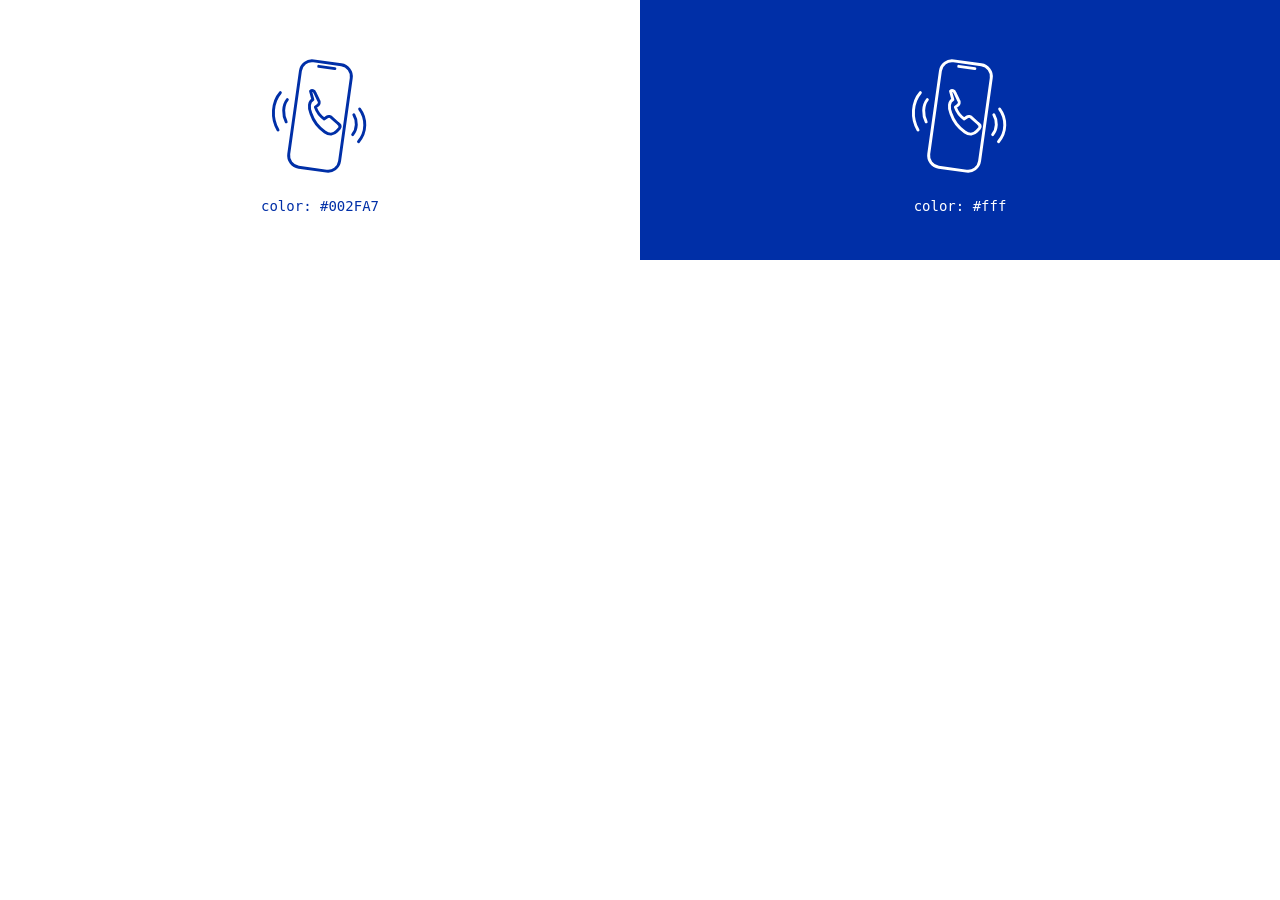
<file: img/illustrationer/phone-preview.html>
<!doctype html><html lang="da"><head><meta charset="utf-8"><title>Telefon i to farver</title>
<style>
body{margin:0;display:flex;flex-wrap:wrap;font-family:system-ui,sans-serif}
.box{flex:1 1 280px;min-height:260px;display:flex;flex-direction:column;align-items:center;justify-content:center;gap:12px}
.box svg{width:140px;height:140px}
.box--light{background:#fff;color:#002FA7}
.box--dark{background:#002FA7;color:#fff}
code{font-size:14px}
</style></head><body>
<div class="box box--light"><svg xmlns="http://www.w3.org/2000/svg" viewBox="0 0 120 120" fill="none" stroke="currentColor" stroke-width="2.5" stroke-linecap="round" stroke-linejoin="round">
  <g transform="rotate(8 60 60)">
    <rect x="38" y="14" width="44" height="92" rx="10"/>
    <path d="M53 18 h14"/>
    <path d="M52 47 c-3 2 -3 7 0 12 c3 6 8 11 14 14 c4 2 8 1 10 -2 l2 -3 c1 -2 0 -3 -2 -4 l-6 -4 c-1 -1 -3 -1 -4 0 l-2 2 c-4 -2 -7 -5 -9 -9 l2 -2 c1 -1 1 -3 0 -4 l-4 -6 c-1 -2 -3 -2 -4 -1 z"/>
  </g>
  <path d="M26 40 c-7 8 -8 22 -2 32"/>
  <path d="M32 46 c-4 5 -4 13 -1 19"/>
  <path d="M94 54 c6 8 6 20 -1 28"/>
  <path d="M89 59 c3 5 3 12 -1 17"/>
</svg><code>color: #002FA7</code></div>
<div class="box box--dark"><svg xmlns="http://www.w3.org/2000/svg" viewBox="0 0 120 120" fill="none" stroke="currentColor" stroke-width="2.5" stroke-linecap="round" stroke-linejoin="round">
  <g transform="rotate(8 60 60)">
    <rect x="38" y="14" width="44" height="92" rx="10"/>
    <path d="M53 18 h14"/>
    <path d="M52 47 c-3 2 -3 7 0 12 c3 6 8 11 14 14 c4 2 8 1 10 -2 l2 -3 c1 -2 0 -3 -2 -4 l-6 -4 c-1 -1 -3 -1 -4 0 l-2 2 c-4 -2 -7 -5 -9 -9 l2 -2 c1 -1 1 -3 0 -4 l-4 -6 c-1 -2 -3 -2 -4 -1 z"/>
  </g>
  <path d="M26 40 c-7 8 -8 22 -2 32"/>
  <path d="M32 46 c-4 5 -4 13 -1 19"/>
  <path d="M94 54 c6 8 6 20 -1 28"/>
  <path d="M89 59 c3 5 3 12 -1 17"/>
</svg><code>color: #fff</code></div>
</body></html>
</file>
<file: css/style.css>
@charset "UTF-8";
:root {
  color-scheme: light;
  --color-dark: #060a3d;
  --color-off-white: #ffffff;
  --color-accent: #1f2fd6;
  --color-accent-light: #4c5cff;
  --color-accent-pale: #d9dcff;
  --color-bg: var(--color-off-white);
  --color-on-bg: var(--color-dark);
  --text-muted: #555a85;
  --color-on-bg-muted: var(--text-muted);
  --color-on-bg-accent: var(--color-accent-light);
  --bg-primary: var(--color-bg);
  --text-primary: var(--color-on-bg);
  --color-surface: #eef0ff;
  --color-on-surface: var(--color-dark);
  --color-on-accent: var(--color-off-white);
  --color-button: var(--color-accent);
  --color-logo: var(--color-accent-light);
  --color-logo-prosa: var(--color-accent);
  --logo-glow: 0 0 0.3em var(--color-accent-pale);
  --color-dots: var(--color-accent);
  --border-color: rgba(6, 10, 61, 0.1);
  --color-tone-1: #cb16d1;
  --color-tone-2: #6200ee;
  --color-tone-3: #103aad;
  --color-border: var(--border-color);
  --font-body: "Schibsted Grotesk", sans-serif;
  --font-accent: "Instrument Serif", serif;
  --font-mono: "JetBrains Mono", monospace;
  --font-pixel: "Silkscreen", monospace;
  --font-prosa: "Yellowtail", cursive;
  --space-xs: 0.5rem;
  --space-sm: 1rem;
  --space-md: 2rem;
  --space-lg: 4rem;
  --space-xl: 6rem;
  --radius-sm: 6px;
  --radius-md: 10px;
  --radius-lg: 16px;
}

[data-theme=dark] {
  color-scheme: dark;
  --color-bg: var(--color-dark);
  --color-on-bg: var(--color-off-white);
  --color-on-bg-muted: var(--text-muted);
  --color-on-bg-accent: var(--color-accent-pale);
  --text-muted: #a9add6;
  --color-surface: #0f1559;
  --color-on-surface: var(--color-off-white);
  --color-on-accent: var(--color-off-white);
  --color-button: var(--color-accent-light);
  --color-logo: var(--color-off-white);
  --color-logo-prosa: var(--color-off-white);
  --logo-glow: 0 0 0.1em var(--color-accent), 0 0 0.35em var(--color-accent-light);
  --color-dots: var(--color-off-white);
  --border-color: rgba(245, 241, 232, 0.15);
  --color-border: var(--border-color);
  --color-tone-1: #dbb2ff;
  --color-tone-2: #bb86fc;
  --color-tone-3: #985eff;
}

*,
*::before,
*::after {
  box-sizing: border-box;
  margin: 0;
}

img {
  display: block;
  max-width: 100%;
}

body {
  font-family: var(--font-body);
  font-size: 1rem;
  line-height: 1.6;
  color: var(--text-primary);
  background-color: var(--bg-primary);
  transition: background-color 0.3s ease, color 0.3s ease;
}

h1,
h2,
h3,
h4 {
  font-weight: 600;
  line-height: 1.05;
  letter-spacing: -0.03em;
}

h1 {
  font-size: clamp(2.5rem, 6vw, 4.5rem);
}

h2 {
  font-size: clamp(2rem, 4vw, 3rem);
}

h3 {
  font-size: clamp(1.5rem, 3vw, 2rem);
}

h4 {
  font-size: clamp(1.125rem, 2vw, 1.5rem);
}

a {
  color: inherit;
  text-decoration-color: var(--color-accent);
  text-decoration-thickness: 2px;
  text-underline-offset: 4px;
}

:focus-visible {
  outline: 3px solid var(--color-accent);
  outline-offset: 3px;
}

.visually-hidden {
  position: absolute;
  width: 1px;
  height: 1px;
  padding: 0;
  margin: -1px;
  overflow: hidden;
  clip: rect(0 0 0 0);
  white-space: nowrap;
  border: 0;
}

html {
  scroll-padding-top: 5rem;
}
@media (prefers-reduced-motion: no-preference) {
  html {
    scroll-behavior: smooth;
  }
}

.site-header {
  position: sticky;
  top: 0;
  z-index: 100;
  background: var(--color-bg);
  display: grid;
  grid-template-columns: 1fr auto auto;
  align-items: center;
  gap: var(--space-md);
  padding: var(--space-sm);
  border-bottom: 1px solid var(--color-border);
}
.site-header nav {
  display: flex;
  align-items: center;
  gap: var(--space-md);
}
.site-header nav a {
  text-decoration: none;
}
.site-header nav a:hover, .site-header nav a[aria-current=page] {
  text-decoration: underline;
}
@media (max-width: 768px) {
  .site-header {
    grid-template-columns: 1fr auto;
    gap: var(--space-xs) var(--space-sm);
  }
  .site-header nav {
    grid-column: 1;
    grid-row: 2;
    gap: var(--space-sm);
  }
  .site-header .site-header__actions {
    display: contents;
  }
  .site-header .site-header__social {
    grid-column: 1/-1;
    grid-row: 3;
  }
  .site-header .theme-toggle {
    grid-column: 2;
    grid-row: 1;
    justify-self: end;
  }
  .site-header .button-link {
    grid-column: 2;
    grid-row: 2;
    justify-self: end;
  }
}

.site-header__actions {
  display: flex;
  align-items: center;
  justify-content: flex-end;
  gap: var(--space-sm);
}

.site-header__social {
  display: flex;
  align-items: center;
  gap: var(--space-xs);
}
@media (min-width: 1100px) {
  .site-header__social {
    position: fixed;
    top: 8rem;
    right: 0.5rem;
    flex-direction: column;
  }
}

.icon-link {
  display: grid;
  place-items: center;
  width: 2rem;
  height: 2rem;
  border-radius: 50%;
  color: var(--color-on-bg-muted);
  transition: color 0.2s ease;
}
.icon-link:hover {
  color: var(--color-on-bg-accent);
}
.icon-link:focus-visible {
  outline: 3px solid var(--color-accent);
  outline-offset: 3px;
}

.icon-link__icon {
  width: 1.25rem;
  height: 1.25rem;
  background-color: currentColor;
  -webkit-mask-repeat: no-repeat;
          mask-repeat: no-repeat;
  -webkit-mask-position: center;
          mask-position: center;
  -webkit-mask-size: contain;
          mask-size: contain;
}

.icon-link--labelled {
  width: auto;
  height: auto;
  min-height: 2rem;
  display: inline-flex;
  gap: 0.25rem;
  padding-inline: 0.25rem;
  border-radius: var(--radius-sm);
  text-decoration: none;
}
@media (min-width: 1100px) {
  .icon-link--labelled {
    flex-direction: column;
  }
}

.icon-link__label {
  font-family: var(--font-mono);
  font-size: 0.7rem;
  letter-spacing: 0.06em;
}

.icon-link__icon--github {
  -webkit-mask-image: url("../img/icons/github.png");
          mask-image: url("../img/icons/github.png");
}

.icon-link__icon--linkedin {
  -webkit-mask-image: url("../img/icons/linkedin.png");
          mask-image: url("../img/icons/linkedin.png");
}

.icon-link__icon--download {
  -webkit-mask-image: url("../img/icons/download.svg");
          mask-image: url("../img/icons/download.svg");
}

.site-brand {
  display: inline-flex;
  align-items: center;
  font-size: 1.5rem;
  text-decoration: none;
}
@media (max-width: 768px) {
  .site-brand {
    font-size: 1.25rem;
  }
}

.wordmark {
  display: inline-flex;
  align-items: baseline;
  text-transform: lowercase;
  white-space: nowrap;
  line-height: 1;
}

.wordmark__pixel {
  font-family: var(--font-pixel);
  font-weight: 700;
  color: var(--color-logo);
}

.wordmark__prosa {
  font-family: var(--font-prosa);
  font-size: 1.2em;
  color: var(--color-logo-prosa);
  text-shadow: var(--logo-glow);
  margin-left: -0.6em;
  transform: translateY(0.3em) rotate(-6deg);
}

.site-header__practice {
  flex: 1;
  font-size: 0.875rem;
  line-height: 1.35;
}
.site-header__practice .word-rotator {
  font-size: 1.5rem;
}

.site-header__availability {
  display: block;
  color: var(--color-on-bg-muted);
  font-size: 0.75rem;
}

.theme-toggle {
  display: grid;
  place-items: center;
  width: 2.5rem;
  height: 2.5rem;
  padding: 0;
  border: 1px solid transparent;
  border-radius: 50%;
  background: transparent;
  color: var(--color-on-bg-muted);
  cursor: pointer;
  transition: border-color 0.2s ease, transform 0.3s ease;
}
.theme-toggle:hover {
  border-color: var(--color-accent-light);
  transform: rotate(15deg);
}
.theme-toggle:focus-visible {
  outline: 3px solid var(--color-accent);
  outline-offset: 3px;
}
.theme-toggle svg {
  display: block;
  width: 1.125rem;
  height: 1.125rem;
  fill: none;
  stroke: currentColor;
  stroke-width: 2;
  stroke-linecap: round;
  stroke-linejoin: round;
}

.theme-toggle__icon--sun {
  display: none;
}

.theme-toggle[aria-pressed=true] .theme-toggle__icon--moon {
  display: none;
}
.theme-toggle[aria-pressed=true] .theme-toggle__icon--sun {
  display: block;
}

@media (prefers-reduced-motion: reduce) {
  .theme-toggle {
    transition: none;
  }
  .theme-toggle:hover {
    transform: none;
  }
}
@media (max-width: 768px) {
  .site-header__practice {
    order: 1;
    flex-basis: 100%;
  }
}
.home-page {
  max-width: 1200px;
  margin-inline: auto;
  padding-inline: var(--space-sm);
}

.container {
  max-width: 1200px;
  margin-inline: auto;
  padding: var(--space-lg) var(--space-sm);
}

.home-hero {
  display: grid;
  gap: var(--space-md);
  padding-block: var(--space-lg) var(--space-md);
}
@media (min-width: 768px) {
  .home-hero {
    grid-template-columns: 2fr 1fr;
  }
}

.home-hero__figure {
  position: relative;
  margin: 0;
  width: 100%;
  max-width: 20rem;
  justify-self: center;
  padding: var(--space-md);
  isolation: isolate;
}
.home-hero__figure::before {
  content: "";
  position: absolute;
  inset: 0;
  z-index: -1;
  background-color: var(--color-dots);
  -webkit-mask: url("../img/illustrationer/prikker.svg") no-repeat center/contain;
          mask: url("../img/illustrationer/prikker.svg") no-repeat center/contain;
}
@media (min-width: 768px) {
  .home-hero__figure {
    max-width: none;
    padding: 0;
  }
}

.home-hero__illustration {
  display: block;
  width: 100%;
  height: auto;
}
@media (min-width: 768px) {
  .home-hero__illustration {
    position: absolute;
    inset: 0;
    height: 100%;
  }
}

.site-footer {
  display: flex;
  flex-direction: column;
  gap: var(--space-xs);
  padding: var(--space-md) var(--space-sm);
  border-top: 1px solid var(--color-border);
  font-family: var(--font-mono);
  font-size: 0.75rem;
  text-transform: uppercase;
  letter-spacing: 0.06em;
}
@media (max-width: 1100px) {
  .site-footer {
    padding-bottom: 5rem;
  }
}
@media (min-width: 1100px) {
  .site-footer {
    padding: 0;
    border-top: none;
  }
}

@media (min-width: 1100px) {
  .site-footer__cta,
  .site-footer__copy {
    position: fixed;
    bottom: var(--space-md);
    writing-mode: vertical-rl;
    transform: rotate(180deg);
  }
}

.site-footer__cta a {
  color: var(--color-on-bg-accent);
  font-weight: 500;
}
@media (min-width: 1100px) {
  .site-footer__cta {
    left: var(--space-sm);
  }
}
.site-footer__cta .word-rotator {
  color: var(--color-on-bg-accent);
  font-weight: 600;
}

.site-footer__copy {
  color: var(--color-on-bg-muted);
}
@media (min-width: 1100px) {
  .site-footer__copy {
    right: var(--space-sm);
    transform: none;
  }
}

@media (min-width: 1100px) {
  body {
    padding-inline: 3rem;
  }
}

.word-rotator {
  font-family: var(--font-accent);
  font-style: italic;
  font-size: 1.25rem;
  text-transform: none;
  letter-spacing: 0;
  color: var(--color-on-bg-accent);
}
.word-rotator[data-tone="1"] {
  color: var(--color-tone-1);
}
.word-rotator[data-tone="2"] {
  color: var(--color-tone-2);
}
.word-rotator[data-tone="3"] {
  color: var(--color-tone-3);
}

.page-title {
  display: flex;
  flex-direction: column;
  gap: var(--space-xs);
  margin-bottom: var(--space-lg);
}

.page-title__kicker {
  font-family: var(--font-mono);
  font-size: 0.875rem;
  text-transform: uppercase;
  letter-spacing: 0.08em;
  color: var(--color-on-bg-muted);
}

.page-title__heading {
  max-width: 20ch;
  text-wrap: balance;
  hyphens: auto;
  overflow-wrap: break-word;
}

.page-title__lead {
  max-width: 34em;
  margin-top: var(--space-xs);
  font-size: clamp(1.25rem, 2.2vw, 1.625rem);
  line-height: 1.45;
  color: var(--color-on-bg);
}

.page-title__nav {
  display: flex;
  flex-wrap: wrap;
  gap: 0 var(--space-md);
  margin-top: var(--space-sm);
}
.page-title__nav a {
  display: inline-flex;
  align-items: center;
  min-height: 44px;
}

.page-title__cta {
  align-self: flex-start;
  margin-top: var(--space-sm);
}

.home-eyebrow {
  font-family: var(--font-mono);
  font-size: 0.875rem;
  color: var(--color-on-bg-muted);
}

.home-hero__cta {
  margin-bottom: calc(var(--space-xs) * -1);
  color: var(--color-on-bg);
}

.home-hero__availability {
  color: var(--color-on-bg-muted);
}

.home-hero__copy {
  display: flex;
  flex-direction: column;
  gap: var(--space-sm);
}

.home-hero__introduction {
  max-width: 55ch;
}

.home-hero__actions {
  display: flex;
  flex-wrap: wrap;
  gap: var(--space-sm);
  margin-top: var(--space-sm);
}

.button-link {
  display: inline-flex;
  align-items: center;
  min-height: 48px;
  padding-inline: var(--space-md);
  border: 0;
  border-radius: 999px;
  background: var(--color-button);
  color: var(--color-on-accent);
  font-weight: 600;
  text-decoration: none;
  transition: transform 0.2s ease;
}
.button-link:hover {
  transform: translateY(-2px);
}
@media (prefers-reduced-motion: reduce) {
  .button-link {
    transition: none;
  }
}

.button-link--small {
  min-height: 40px;
  padding-inline: var(--space-sm);
  font-size: 0.9rem;
  white-space: nowrap;
}

.badge-accent {
  display: inline-block;
  padding: 0.4rem 0.8rem;
  border-radius: 20px;
  background: var(--color-accent);
  color: var(--color-on-accent);
  font-size: 0.85rem;
  font-weight: 700;
  text-transform: uppercase;
}

.text-luminous {
  color: var(--color-accent-light);
}

.text-muted {
  color: var(--text-muted);
}

.portfolio-card {
  border: 1px solid var(--border-color);
  padding: 2rem;
  border-radius: 8px;
  transition: border-color 0.3s ease;
}
.portfolio-card:hover {
  border-color: var(--color-accent-light);
}

.text-link {
  display: inline-flex;
  align-items: center;
  min-height: 48px;
  font-weight: 600;
}

.home-section {
  padding-block: var(--space-lg);
}

.home-section__heading {
  display: flex;
  flex-wrap: wrap;
  justify-content: space-between;
  align-items: flex-end;
  gap: var(--space-sm);
  margin-bottom: var(--space-md);
}

.project-list {
  display: grid;
  gap: var(--space-md);
}
@media (min-width: 768px) {
  .project-list {
    grid-template-columns: repeat(3, 1fr);
  }
}

.project-card {
  display: grid;
  grid-row: span 5;
  grid-template-rows: subgrid;
  row-gap: var(--space-sm);
  padding: var(--space-md);
  border: 1px solid var(--color-accent-pale);
  border-radius: var(--radius-lg);
  background: var(--color-bg);
  color: var(--color-on-surface);
  box-shadow: 0 0.25rem 1rem var(--border-color);
  transition: border-color 0.3s ease, box-shadow 0.3s ease;
  position: relative;
}
.project-card:hover {
  border-color: var(--color-accent-light);
  box-shadow: 0 0.375rem 1.25rem var(--border-color);
}

.project-card__media {
  aspect-ratio: 4/3;
  margin: calc(-1 * var(--space-md)) calc(-1 * var(--space-md)) 0;
  border-radius: var(--radius-lg) var(--radius-lg) 0 0;
  background: var(--color-bg);
  overflow: hidden;
}

.project-card__image {
  width: 100%;
  height: 100%;
  -o-object-fit: cover;
     object-fit: cover;
}

.project-card__categories {
  display: flex;
  flex-wrap: wrap;
  align-content: start;
  gap: 0.375rem;
}

.project-card__title,
.project-card__text {
  margin: 0;
}

.project-card__actions {
  display: flex;
  align-items: center;
  justify-content: space-between;
  align-self: end;
}

.project-card__link {
  display: grid;
  place-items: center;
  width: 2.5rem;
  aspect-ratio: 1;
  border-radius: 50%;
  background: var(--color-accent-light);
  color: var(--color-on-accent);
  text-decoration: none;
  font-size: 1.25rem;
  line-height: 1;
  transition: background-color 0.2s ease;
}
.project-card__link::after {
  content: "";
  position: absolute;
  inset: 0;
}
.project-card__link:focus-visible {
  outline: 3px solid var(--color-accent);
  outline-offset: 3px;
}

.project-card:hover .project-card__link {
  background: var(--color-accent);
}

.project-card__actions a:not(.project-card__link) {
  position: relative;
  z-index: 1;
}

.project-card__category {
  font-family: var(--font-mono);
  font-size: 0.75rem;
  text-transform: uppercase;
  letter-spacing: 0.06em;
  padding: 0.25rem 0.5rem;
  border-radius: var(--radius-sm);
  background: var(--color-bg);
  color: inherit;
  text-decoration: none;
  white-space: nowrap;
}
.project-card__category:hover {
  background: var(--color-accent);
  color: var(--color-on-accent);
}

.home-about {
  display: grid;
  gap: var(--space-md);
  padding: var(--space-md);
  border: 1px solid var(--color-border);
  border-radius: var(--radius-lg);
  background: var(--color-surface);
  color: var(--color-on-surface);
}
@media (min-width: 768px) {
  .home-about {
    padding: var(--space-lg);
  }
}

.back-to-top {
  position: fixed;
  right: var(--space-sm);
  bottom: var(--space-sm);
  z-index: 90;
  display: inline-flex;
  align-items: center;
  gap: 0.4em;
  min-height: 44px;
  padding-inline: var(--space-sm);
  border-radius: 999px;
  background: var(--color-button);
  color: var(--color-on-accent);
  font-size: 0.875rem;
  font-weight: 600;
  text-decoration: none;
  box-shadow: 0 0.25rem 1rem var(--border-color);
  opacity: 0;
  visibility: hidden;
  transform: translateY(0.5rem);
  transition: opacity 0.2s ease, transform 0.2s ease, visibility 0.2s;
}
@media (min-width: 1100px) {
  .back-to-top {
    right: var(--space-lg);
    bottom: var(--space-md);
  }
}
@media (prefers-reduced-motion: reduce) {
  .back-to-top {
    transition: none;
    transform: none;
  }
}

.back-to-top--visible {
  opacity: 1;
  visibility: visible;
  transform: translateY(0);
}

.tool-overview {
  display: grid;
  gap: var(--space-md);
}
@media (min-width: 768px) {
  .tool-overview {
    grid-template-columns: 1fr 1fr;
  }
}
@media (min-width: 1100px) {
  .tool-overview {
    grid-template-columns: repeat(3, 1fr);
  }
}

.tool-overview__heading {
  grid-column: 1/-1;
}

.tool-overview__group--wide {
  grid-column: 1/-1;
}

.tool-overview__title {
  margin-bottom: var(--space-xs);
  font-family: var(--font-mono);
  font-size: 0.75rem;
  font-weight: 500;
  letter-spacing: 0.08em;
  text-transform: uppercase;
  color: var(--color-on-bg-muted);
}

.tool-overview__list {
  display: flex;
  flex-wrap: wrap;
  gap: var(--space-xs);
  margin: 0;
  padding: 0;
  list-style: none;
}

.tool-overview__item {
  display: inline-flex;
  align-items: center;
  gap: 0.5rem;
  padding: 0.35rem 0.75rem 0.35rem 0.4rem;
  border: 1px solid var(--color-border);
  border-radius: 999px;
  font-size: 0.875rem;
  font-weight: 500;
  white-space: nowrap;
}

.tool-overview__item--skill {
  padding-inline: 0.75rem;
  background: var(--color-surface);
}

.tool-overview__item:not(:has(.tool-overview__icon)) {
  padding-inline: 0.75rem;
}

.tool-overview__icon {
  width: 1.5rem;
  height: 1.5rem;
  padding: 0.2rem;
  border-radius: 50%;
  background: #fff;
}

.timeline {
  list-style: none;
  margin: 0;
  padding: 0;
  border-left: 1px solid var(--color-border);
}
.timeline__item {
  --dot-color: var(--color-tone-1);
  position: relative;
  display: grid;
  grid-template-columns: 7rem minmax(0, 1fr);
  gap: var(--space-sm);
  padding: var(--space-sm) 0 var(--space-sm) var(--space-md);
}
@media (max-width: 768px) {
  .timeline__item {
    grid-template-columns: minmax(0, 1fr);
    gap: 0.25rem;
  }
}
.timeline__item::before {
  content: "";
  position: absolute;
  left: -6px;
  top: 1.4rem;
  width: 11px;
  height: 11px;
  border-radius: 50%;
  background: var(--color-bg);
  border: 2px solid var(--dot-color);
}
.timeline__item--education {
  --dot-color: var(--color-tone-1);
}
.timeline__item--experience {
  --dot-color: var(--color-tone-2);
}
.timeline__tag {
  font-family: var(--font-mono);
  font-size: 0.75rem;
  letter-spacing: 0.08em;
  text-transform: uppercase;
  color: var(--dot-color);
}
.timeline__date {
  font-family: var(--font-mono);
  font-size: 0.875rem;
  color: var(--color-on-bg-muted);
  padding-top: 0.15rem;
}
.timeline__summary {
  cursor: pointer;
  list-style: none;
}
.timeline__summary::-webkit-details-marker {
  display: none;
}
.timeline__title {
  margin: 0;
  font-size: 1.125rem;
}
.timeline__title::after {
  content: " +";
  font-family: var(--font-mono);
  font-weight: 400;
  color: var(--color-on-bg-muted);
}
.timeline__details[open] .timeline__title::after {
  content: " −";
}
.timeline__place {
  margin: 0;
  color: var(--color-on-bg-muted);
}
.timeline__text, .timeline__list {
  font-size: 0.875rem;
  color: var(--color-on-bg-muted);
}
.timeline__list {
  padding-left: 1.1rem;
}
.timeline__toggle {
  margin: var(--space-sm) 0 0 var(--space-md);
  padding: var(--space-xs) var(--space-sm);
  font-family: var(--font-mono);
  font-size: 0.875rem;
  color: var(--color-on-bg);
  background: none;
  border: 1px solid var(--color-border);
  border-radius: var(--radius-sm);
  cursor: pointer;
}
.timeline__toggle:hover {
  border-color: var(--color-accent);
}
@media (min-width: 768px) {
  .timeline--horizontal {
    --line-top: 2.25rem;
    display: grid;
    grid-template-columns: repeat(auto-fill, minmax(13rem, 1fr));
    row-gap: var(--space-md);
    border-left: none;
  }
  .timeline--horizontal[hidden] {
    display: none;
  }
  .timeline--horizontal + .timeline__toggle {
    margin-left: 0;
  }
  .timeline--horizontal .timeline__item {
    display: flex;
    flex-direction: column;
    gap: 0;
    padding: 0 var(--space-md) 0 0;
    background: linear-gradient(var(--color-on-bg-muted), var(--color-on-bg-muted)) 0 var(--line-top)/100% 1px no-repeat;
  }
  .timeline--horizontal .timeline__item::before {
    left: 0;
    top: calc(var(--line-top) - 5px);
    background: var(--dot-color);
  }
  .timeline--horizontal .timeline__date {
    padding-top: 0;
    line-height: 1.5rem;
    margin-bottom: 1.5rem;
    font-weight: 500;
    color: var(--color-on-bg);
  }
  .timeline--horizontal .timeline__place {
    order: -1;
    font-weight: 600;
    color: var(--dot-color);
  }
  .timeline--horizontal .timeline__title {
    font-size: 1rem;
    font-weight: 400;
    letter-spacing: 0;
    color: var(--color-on-bg-muted);
  }
  .timeline--horizontal .timeline__tag {
    order: 1;
  }
  .timeline--horizontal .timeline__summary {
    display: flex;
    flex-direction: column;
    gap: 0.25rem;
  }
}

.timeline-section {
  padding-bottom: var(--space-xl);
}
.timeline-section__title {
  margin-bottom: var(--space-md);
  font-size: clamp(2rem, 4vw, 3rem);
}

.cv-skills {
  display: grid;
  gap: var(--space-md) var(--space-lg);
  padding-bottom: var(--space-xl);
}
@media (min-width: 768px) {
  .cv-skills {
    grid-template-columns: 1fr 1fr;
  }
}
@media (min-width: 1100px) {
  .cv-skills {
    grid-template-columns: repeat(3, 1fr);
  }
}
@media (min-width: 768px) {
  .cv-skills__group--workflow {
    grid-column: 1/-1;
  }
}
@media (min-width: 1100px) {
  .cv-skills__group--workflow {
    grid-column: 3;
    grid-row: 1/span 2;
  }
}
.cv-skills__title {
  margin-bottom: var(--space-sm);
}
.cv-skills__list {
  list-style: none;
  padding: 0;
  display: grid;
  gap: 0.35rem;
  font-size: 0.9rem;
  color: var(--color-on-bg-muted);
}

.cv-page__overview {
  padding-bottom: var(--space-xl);
}

.cv-workflow {
  display: grid;
  gap: var(--space-sm);
  font-size: 0.9rem;
}
.cv-workflow dt {
  display: inline;
  font-weight: 600;
}
.cv-workflow dd {
  display: inline;
  margin: 0;
  color: var(--color-on-bg-muted);
}

.case-page {
  min-height: 100vh;
}

.case {
  display: grid;
  gap: var(--space-lg);
}

.case__hero {
  display: grid;
  gap: var(--space-md);
}
@media (min-width: 1100px) {
  .case__hero {
    grid-template-columns: minmax(0, 1fr) 18rem;
    align-items: center;
  }
}

@media (min-width: 1100px) {
  .case__hero:has(.case__image[src*=cyberhero-sms]) {
    grid-template-columns: minmax(0, 3fr) minmax(0, 2fr);
  }
}

.case__hero-text {
  display: flex;
  flex-direction: column;
  gap: var(--space-sm);
}

.case__hero-text > .page-title {
  margin-bottom: 0;
}

.case__standfirst {
  max-width: 34em;
  font-size: clamp(1.25rem, 2.2vw, 1.625rem);
  line-height: 1.45;
  color: var(--color-on-bg);
}

.case__intro {
  max-width: 65ch;
  color: var(--color-on-bg-muted);
}

.case__image {
  display: block;
  width: 100%;
  height: auto;
  border-radius: var(--radius-lg);
}

.case__hero-image {
  display: grid;
  place-items: center;
  width: 100%;
  max-width: 14rem;
  aspect-ratio: 1;
  margin: 0;
  padding: var(--space-md);
  background: url("../img/illustrationer/prikker.svg") no-repeat center/contain;
}
@media (min-width: 1100px) {
  .case__hero-image {
    max-width: none;
  }
}
.case__hero-image .case__image {
  width: 100%;
  height: 100%;
  -o-object-fit: contain;
     object-fit: contain;
  border-radius: 0;
}

.case__hero-image:has(.case__image[src*=cyberhero-sms]) {
  position: relative;
  background: none;
}
@media (min-width: 1100px) {
  .case__hero-image:has(.case__image[src*=cyberhero-sms]) {
    aspect-ratio: auto;
    max-width: none;
    padding: 0;
  }
}
.case__hero-image:has(.case__image[src*=cyberhero-sms])::before {
  content: "";
  position: absolute;
  inset: 0;
  background: url("../img/illustrationer/prikker.svg") no-repeat center/contain;
  opacity: 0.2;
  pointer-events: none;
}
.case__hero-image:has(.case__image[src*=cyberhero-sms]) .case__image {
  position: relative;
  z-index: 1;
}
@media (min-width: 1100px) {
  .case__hero-image:has(.case__image[src*=cyberhero-sms]) .case__image {
    width: 100%;
    max-width: 32rem;
    height: auto;
    -o-object-fit: contain;
       object-fit: contain;
  }
}

.case__body {
  display: grid;
  gap: var(--space-lg);
}
@media (min-width: 1100px) {
  .case__body {
    grid-template-columns: minmax(0, 17rem) minmax(0, 1fr);
    align-items: start;
  }
}

.case__facts {
  padding: var(--space-md);
  border-radius: var(--radius-lg);
  background: var(--color-surface);
}
.case__facts dl {
  display: grid;
  grid-template-columns: minmax(0, 1fr);
  gap: var(--space-md);
  margin: 0;
}
.case__facts dt {
  margin-bottom: 0.25rem;
  font-family: var(--font-mono);
  font-size: 0.75rem;
  letter-spacing: 0.06em;
  text-transform: uppercase;
  color: var(--color-on-bg-muted);
}
.case__facts dd {
  margin: 0;
  font-size: 0.95rem;
  line-height: 1.5;
}
.case__facts .tool-overview__item {
  font-size: 0.8rem;
  white-space: normal;
}

.case__links {
  display: grid;
  gap: 0.35rem;
  margin: 0;
  padding: 0;
  list-style: none;
}
.case__links a {
  font-weight: 500;
  color: var(--color-accent);
}
[data-theme=dark] .case__links a {
  color: var(--color-on-bg-accent);
}

.case__story {
  display: grid;
  gap: var(--space-xl);
}

.case__chapter {
  display: grid;
  gap: var(--space-sm);
}
.case__chapter > p,
.case__chapter > ul {
  max-width: 65ch;
  font-size: 1.0625rem;
  line-height: 1.7;
}

.case__chapter-title {
  font-size: clamp(1.5rem, 3vw, 2rem);
}

.case__list {
  display: grid;
  gap: var(--space-xs);
  margin: 0;
  padding: 0;
  list-style: none;
}
.case__list li {
  position: relative;
  padding-left: 1.25rem;
}
.case__list li::before {
  content: "";
  position: absolute;
  left: 0;
  top: 0.7em;
  width: 0.45rem;
  height: 0.45rem;
  border-radius: 50%;
  background: var(--color-accent);
}

.case__process {
  position: relative;
  display: grid;
  gap: 0;
  margin: 0;
  padding: 0 0 0 var(--space-md);
  border-left: 2px solid var(--color-border);
  list-style: none;
  counter-reset: trin;
}

.case__step {
  position: relative;
  display: grid;
  gap: var(--space-md);
  padding: 0 0 var(--space-lg);
  counter-increment: trin;
}
.case__step::before {
  content: "";
  position: absolute;
  top: 0.35rem;
  left: calc(0rem - var(--space-md) - 0.5625rem);
  width: 0.75rem;
  height: 0.75rem;
  border: 2px solid var(--color-accent);
  border-radius: 50%;
  background: var(--color-bg);
}
.case__step:last-child {
  padding-bottom: 0;
}

.case__step-text p {
  max-width: 60ch;
  line-height: 1.7;
}

.case__step-question {
  margin-bottom: var(--space-xs);
}

.case__step-title {
  margin-bottom: var(--space-xs);
  font-size: 1.25rem;
}
.case__step-title::before {
  content: counter(trin, decimal-leading-zero) " ";
  font-family: var(--font-mono);
  font-size: 0.875rem;
  font-weight: 400;
  color: var(--color-on-bg-accent);
}

.case__step-media {
  display: grid;
  grid-template-columns: repeat(auto-fit, minmax(14rem, 1fr));
  gap: var(--space-sm);
}

.case__zoom {
  position: relative;
  display: grid;
  place-items: center;
  width: 100%;
  padding: var(--space-sm);
  border: 1px solid var(--color-border);
  border-radius: var(--radius-lg);
  background: var(--color-surface);
  cursor: zoom-in;
  transition: border-color 0.2s ease, transform 0.2s ease;
}
.case__zoom .case__image {
  width: auto;
  max-width: 100%;
  max-height: 28rem;
  -o-object-fit: contain;
     object-fit: contain;
  border-radius: var(--radius-sm);
}
.case__zoom::after {
  content: "Forstør";
  font-family: var(--font-mono);
  font-size: 0.75rem;
  text-transform: uppercase;
  letter-spacing: 0.06em;
  position: absolute;
  right: var(--space-xs);
  bottom: var(--space-xs);
  padding: 0.2rem 0.5rem;
  border-radius: var(--radius-sm);
  background: var(--color-bg);
  color: var(--color-on-bg-accent);
}
.case__zoom:hover {
  border-color: var(--color-accent);
  transform: translateY(-2px);
}

.lightbox {
  margin: auto;
  max-width: min(95vw, 1400px);
  max-height: 95vh;
  padding: 0;
  border: 0;
  background: transparent;
  overflow: visible;
}
.lightbox::backdrop {
  background: rgba(6, 10, 61, 0.85);
}

.lightbox__figure {
  display: grid;
  gap: var(--space-xs);
  margin: 0;
}

.lightbox__image {
  width: auto;
  max-width: 100%;
  max-height: 85vh;
  margin-inline: auto;
  border-radius: var(--radius-md);
  background: #ffffff;
}

.lightbox__caption {
  font-family: var(--font-mono);
  font-size: 0.875rem;
  text-align: center;
  color: #ffffff;
}

.lightbox__close {
  position: absolute;
  top: -0.75rem;
  right: -0.75rem;
  z-index: 1;
  display: grid;
  place-items: center;
  width: 2.5rem;
  height: 2.5rem;
  border: 0;
  border-radius: 50%;
  background: var(--color-accent);
  color: var(--color-on-accent);
  font-size: 1.5rem;
  line-height: 1;
  cursor: pointer;
}

body:has(.lightbox[open]) {
  overflow: hidden;
}

.case__quote {
  margin: 0;
  padding-block: var(--space-lg);
  border-top: 1px solid var(--color-border);
}
.case__quote blockquote {
  margin: 0;
}
.case__quote p {
  max-width: 30em;
  font-family: var(--font-accent);
  font-style: italic;
  font-size: clamp(1.5rem, 3.2vw, 2.25rem);
  line-height: 1.3;
  color: var(--color-on-bg);
}
.case__quote figcaption {
  margin-top: var(--space-sm);
  font-family: var(--font-mono);
  font-size: 0.875rem;
  color: var(--color-on-bg-accent);
}

.om-mig__hero {
  display: grid;
  gap: var(--space-md);
  margin-bottom: var(--space-lg);
}
@media (min-width: 768px) {
  .om-mig__hero {
    grid-template-columns: minmax(0, 2fr) minmax(0, 1fr);
    align-items: center;
  }
}
.om-mig__hero > .page-title {
  margin-bottom: 0;
}

.om-mig__foto {
  max-width: 20rem;
  margin: 0;
}
@media (min-width: 768px) {
  .om-mig__foto {
    max-width: none;
  }
}
.om-mig__foto img {
  width: 100%;
  height: auto;
  border-radius: var(--radius-lg);
}

.om-mig__fritid {
  padding-bottom: var(--space-xl);
}
.om-mig__fritid h2 {
  margin-bottom: var(--space-sm);
}
.om-mig__fritid-intro {
  max-width: 65ch;
  margin-bottom: var(--space-sm);
}
.om-mig__fritid em {
  font-family: var(--font-accent);
  font-size: 1.2em;
  color: var(--color-on-bg-accent);
}

.contact {
  display: grid;
  gap: var(--space-md);
}

.contact__text {
  display: grid;
  gap: var(--space-md);
}

@media (min-width: 768px) {
  .contact--with-photo {
    grid-template-columns: minmax(0, 2fr) minmax(0, 1fr);
    align-items: center;
  }
}

.contact__photo {
  order: -1;
  max-width: 12rem;
  margin: 0;
}
@media (min-width: 768px) {
  .contact__photo {
    order: 0;
    max-width: 20rem;
    justify-self: center;
  }
}
.contact__photo img {
  width: 100%;
  height: auto;
  border-radius: 50%;
}

.contact__title {
  max-width: 18ch;
}

.contact__accent {
  font-family: var(--font-accent);
  font-weight: 400;
  color: var(--color-on-bg-accent);
}

.contact__intro {
  max-width: 55ch;
  font-size: 1.125rem;
  color: var(--color-on-bg-muted);
}

.contact__available {
  display: block;
  margin-top: var(--space-xs);
  font-family: var(--font-mono);
  font-size: 0.875rem;
  color: var(--color-on-bg-accent);
}

.contact__actions {
  display: flex;
  flex-wrap: wrap;
  align-items: center;
  gap: var(--space-sm) var(--space-md);
}

.contact__links {
  display: flex;
  flex-wrap: wrap;
  gap: var(--space-xs) var(--space-md);
  margin: 0;
  padding: 0;
  list-style: none;
}

.contact__link {
  padding: 0;
  border: 0;
  background: none;
  color: var(--color-on-bg);
  font: inherit;
  text-decoration: underline;
  text-decoration-color: var(--color-accent-light);
  text-decoration-thickness: 2px;
  text-underline-offset: 5px;
  cursor: pointer;
}
.contact__link:hover {
  color: var(--color-on-bg-accent);
}

.contact__icon {
  display: inline-block;
  width: 1.1em;
  height: 1.1em;
  margin-right: 0.4em;
  vertical-align: -0.15em;
}

.contact__copy-label {
  color: var(--color-on-bg-muted);
}

.gest {
  background-color: #061ab1;
  color: #fff;
  padding: 3rem 2rem;
  border-radius: 1rem;
  max-width: 50rem;
  margin-inline: auto;
}
.gest__list {
  list-style: none;
  padding: 0;
}
.gest__item {
  display: grid;
  grid-template-columns: 11rem 1fr;
  -moz-column-gap: 1.5rem;
       column-gap: 1.5rem;
  row-gap: 0.5rem;
  align-items: center;
  margin-block: 1.5rem;
}
.gest__item--blue {
  --color: #c5e9f4;
}
.gest__item--pink {
  --color: #facbd7;
}
.gest__item--green {
  --color: #bde5ae;
}
.gest__value {
  grid-row: span 2;
  font-size: 3rem;
  font-weight: 800;
  color: var(--color);
  white-space: nowrap;
  justify-self: end;
}
.gest__bar {
  display: block;
  height: 1.25rem;
  border-radius: 1rem;
  background-color: rgba(255, 255, 255, 0.15);
}
.gest__bar::before {
  content: "";
  display: block;
  height: 100%;
  width: calc(var(--value) * 1%);
  border-radius: inherit;
  background-color: var(--color);
}
.gest__bar__bar {
  display: block;
  height: 1.25rem;
  border-radius: 1rem;
  background-color: rgba(255, 255, 255, 0.15);
}
.gest__bar::before {
  content: "";
  display: block;
  height: 100%;
  width: calc(var(--value) * 1%);
  border-radius: inherit;
  background-color: var(--color);
}

.not-found__indhold {
  display: grid;
  gap: var(--space-lg);
  align-items: center;
}
@media (min-width: 768px) {
  .not-found__indhold {
    grid-template-columns: 1fr minmax(0, 360px);
  }
}

.not-found__tekst {
  display: flex;
  flex-direction: column;
  gap: var(--space-sm);
  max-width: 50ch;
  font-size: 1.125rem;
}

.not-found__actions {
  display: flex;
  flex-wrap: wrap;
  align-items: center;
  gap: var(--space-md);
  margin-top: var(--space-sm);
}

.not-found__link {
  font-weight: 500;
  color: var(--color-on-bg-accent);
}

.not-found__billede {
  margin: 0;
  background: url("../img/illustrationer/prikker.svg") no-repeat center/contain;
}
.not-found__billede img,
.not-found__billede svg {
  display: block;
  width: 100%;
  height: auto;
}
@media (max-width: 768px) {
  .not-found__billede {
    order: -1;
    max-width: 260px;
    margin-inline: auto;
  }
}/*# sourceMappingURL=style.css.map */
</file>
<file: 404-fe.css>
/* =========================================================
   GLITTERFEEN 404 – kun CSS
   Ingen JavaScript, ingen @keyframes.
   Al bevægelse laves med :hover + transition.

   Farver, skrifter, afstande og hjørner kommer fra sitets
   egne variabler (Pixel Prosa). Derfor SKAL sitets CSS
   linkes FØR denne fil i 404.html.
   ========================================================= */


/* ---------- Feens variabler peger på sitets variabler ---------- */
/* Mørk tilstand kommer automatisk: når sitet sætter
   data-theme="dark", skifter sitets variabler, og feen følger med. */
:root {
  --bg: var(--color-bg);                    /* baggrund */
  --fg: var(--color-on-bg);                 /* tekst */
  --muted: var(--color-on-bg-muted);        /* dæmpet tekst */
  --accent: var(--color-accent);            /* knapper */
  --accent-fg: var(--color-on-accent);      /* tekst på knapper */
  --accent-text: var(--color-on-bg-accent); /* "404" og links på baggrunden */

  /* Glimmerstjernerne bruger sitets tre "pang"-farver */
  --sparkle-1: var(--color-tone-1);
  --sparkle-2: var(--color-tone-2);
  --sparkle-3: var(--color-tone-3);

  /* Skygge under feen i sitets mørkeblå */
  --shadow: rgba(6, 10, 61, 0.25);
}


/* ---------- Grundopsætning ---------- */
* {
  box-sizing: border-box;
}

body {
  margin: 0;
  min-height: 100vh;
  background: var(--bg);
  color: var(--fg);
  font-family: var(--font-body);
  font-size: 1rem;
  line-height: 1.6;
}


/* ---------- Layout: tekst til venstre, fe til højre ---------- */
.page {
  min-height: 100vh;
  max-width: 70rem;
  margin: 0 auto;
  padding: var(--space-md) clamp(var(--space-sm), 5vw, var(--space-lg));
  display: grid;
  grid-template-columns: 1fr 1fr;
  align-items: center;
  gap: var(--space-md);
}


/* ---------- Teksten ---------- */
.text {
  display: flex;
  flex-direction: column;
  gap: var(--space-sm);
}

/* Lille mono-label, som sitets øvrige små overskrifter */
.label {
  margin: 0;
  font-family: var(--font-mono);
  font-size: 0.8rem;
  letter-spacing: 0.12em;
  text-transform: uppercase;
  color: var(--muted);
}

/* Det store "404" i sitets serif-skrift, i kursiv */
.big {
  margin: 0;
  font-family: var(--font-accent);
  font-style: italic;
  font-size: clamp(6rem, 20vw, 13rem);
  line-height: 0.85;
  color: var(--accent-text);
}

h1 {
  margin: 0;
  font-family: var(--font-accent);
  font-weight: 400;
  font-size: clamp(1.8rem, 4.5vw, 2.8rem);
  line-height: 1.1;
  text-wrap: balance;
}

.lead {
  margin: 0;
  max-width: 34ch;
  color: var(--muted);
}


/* ---------- Knapper ---------- */
.actions {
  display: flex;
  flex-wrap: wrap;
  gap: var(--space-xs);
  margin-top: var(--space-xs);
}

.btn {
  font-family: var(--font-body);
  font-weight: 600;
  padding: 0.75rem 1.4rem;
  border: 2px solid var(--accent);
  border-radius: var(--radius-md);
  background: var(--accent);
  color: var(--accent-fg);
  text-decoration: none;
  transition: transform 0.2s, background-color 0.2s;
}

.btn:hover {
  transform: translateY(-2px);
}

/* Den sekundære knap: kun kant */
.btn--ghost {
  background: transparent;
  border-color: var(--accent-text);
  color: var(--fg);
}

.btn--ghost:hover {
  background: var(--color-surface);
}

.btn:focus-visible {
  outline: 3px dashed var(--accent-text);
  outline-offset: 3px;
}


/* ---------- Feen ---------- */
.fairy {
  position: relative;      /* så stjernerne kan placeres i forhold til feen */
  justify-self: center;
  width: min(100%, 300px);
  display: block;
}

.fairy img {
  display: block;
  width: 100%;
  height: auto;
  filter: drop-shadow(0 16px 18px var(--shadow));
  /* transition gør ændringen blød i stedet for at hoppe */
  transition: transform 0.9s ease-in-out;
}

/* Hover (mus) og focus (tastatur): hun letter, drejer rundt og hælder */
.fairy:hover img,
.fairy:focus-visible img {
  transform: translateY(-24px) rotateY(360deg) rotate(-8deg);
}

.fairy:focus-visible {
  outline: 3px dashed var(--accent-text);
  outline-offset: 8px;
  border-radius: var(--radius-lg);
}


/* ---------- Glimmerstjerner ---------- */
.sparkle {
  position: absolute;
  font-size: 1.5rem;
  opacity: 0;              /* usynlige til at starte med */
  transform: scale(0);
  transition: opacity 0.4s, transform 0.4s;
  pointer-events: none;
}

/* Hver stjerne har sin egen plads, størrelse og "pang"-farve */
.s1 { top: 10%;    left: 5%;   font-size: 1.8rem; color: var(--sparkle-1); }
.s2 { top: 2%;     right: 15%;                    color: var(--sparkle-2); }
.s3 { top: 45%;    right: 0;   font-size: 1.2rem; color: var(--sparkle-3); }
.s4 { bottom: 15%; left: 0;    font-size: 1.4rem; color: var(--sparkle-2); }
.s5 { bottom: 5%;  right: 20%; font-size: 2rem;   color: var(--sparkle-1); }

/* Ved hover popper stjernerne frem */
.fairy:hover .sparkle,
.fairy:focus-visible .sparkle {
  opacity: 1;
  transform: scale(1) rotate(45deg);
}

/* transition-delay: stjernerne kommer én ad gangen */
.s2 { transition-delay: 0.1s; }
.s3 { transition-delay: 0.2s; }
.s4 { transition-delay: 0.3s; }
.s5 { transition-delay: 0.4s; }


/* ---------- Hint-boble ---------- */
.hint {
  position: absolute;
  top: -1rem;
  left: 60%;
  white-space: nowrap;
  font-family: var(--font-mono);
  font-size: 0.75rem;
  padding: 0.3rem 0.7rem;
  border-radius: var(--radius-md) var(--radius-md) var(--radius-md) 2px;
  background: var(--fg);
  color: var(--bg);
  transition: opacity 0.3s;
}

/* Boblen forsvinder, når man har fundet ud af det */
.fairy:hover .hint,
.fairy:focus-visible .hint {
  opacity: 0;
}


/* ---------- Mobil: alt under hinanden ---------- */
/* 768px = sitets $bp-md. Skrevet som tal, fordi dette er ren CSS */
@media (max-width: 768px) {
  .page {
    grid-template-columns: 1fr;
    padding-block: var(--space-lg);
  }

  .fairy {
    width: min(70%, 220px);
  }

  .hint {
    left: 50%;
  }
}


/* ---------- Brugere der har slået animationer fra ---------- */
@media (prefers-reduced-motion: reduce) {
  .fairy img,
  .sparkle,
  .btn {
    transition: none;
  }
}
</file>
